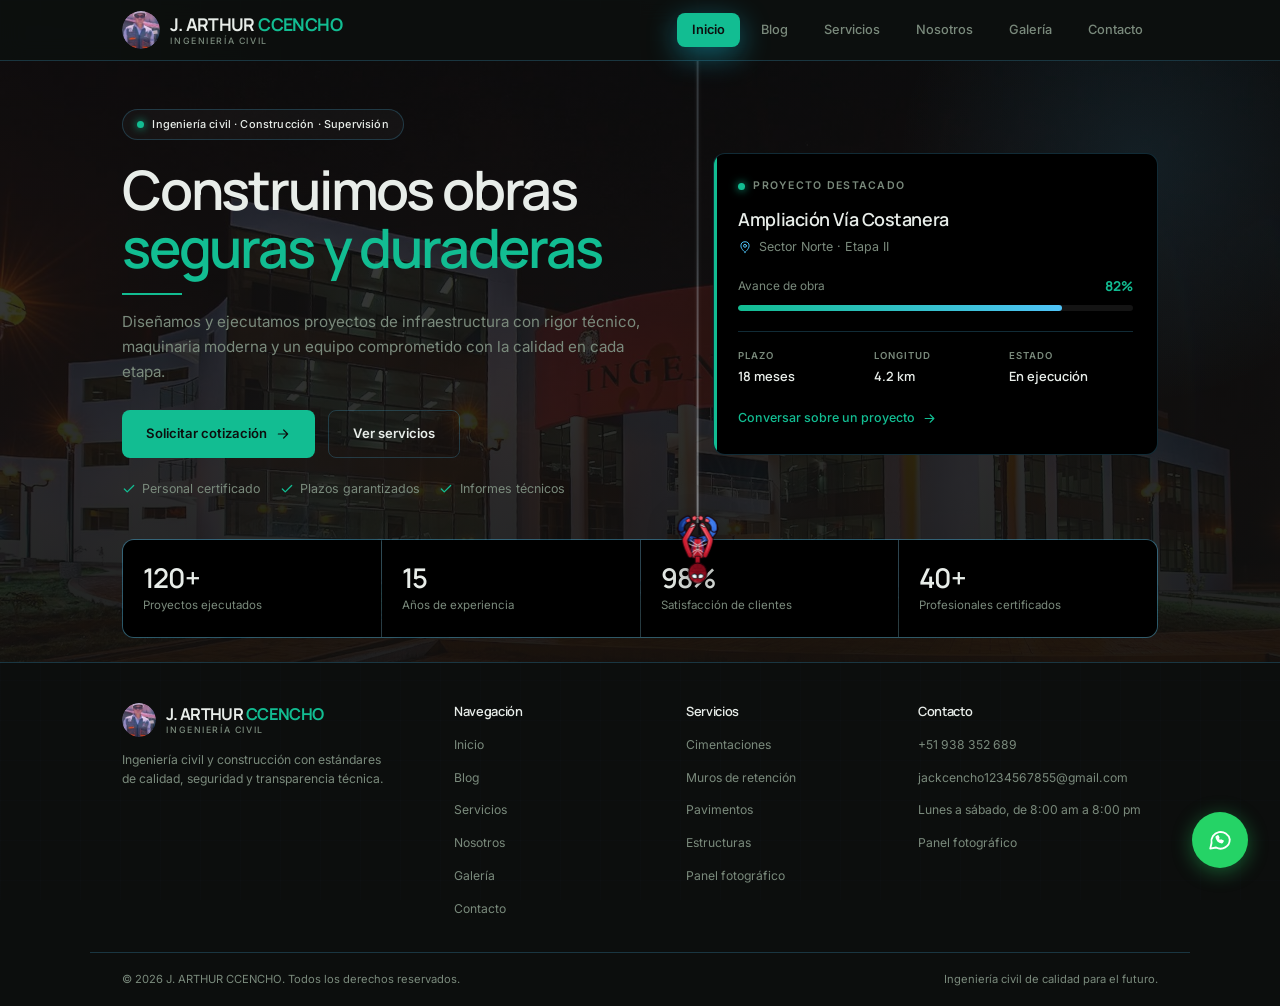
<file: index.html>
<!DOCTYPE html>
<html lang="es">
<head>
    <meta charset="UTF-8">
    <meta name="viewport" content="width=device-width, initial-scale=1.0">
    <meta name="description" content="J. ARTHUR CCENCHO: ingeniería civil, construcción y supervisión de obras con estándares de calidad, seguridad y cumplimiento.">
    <meta name="theme-color" content="#0d0f0e">
    <title>J. ARTHUR CCENCHO | Ingeniería Civil y Construcción</title>
    <link rel="preconnect" href="https://fonts.googleapis.com">
    <link rel="preconnect" href="https://fonts.gstatic.com" crossorigin>
    <link href="https://fonts.googleapis.com/css2?family=Inter:wght@400;500;600;700&family=Manrope:wght@600;700;800&display=swap" rel="stylesheet">
    <link rel="stylesheet" href="estilos.css">
    <link rel="stylesheet" href="mascota.css">
    <script>document.documentElement.classList.add("js");</script>
</head>
<body>
    <a class="salto-contenido" href="#contenido">Saltar al contenido</a>

    <svg class="sprite" xmlns="http://www.w3.org/2000/svg" aria-hidden="true">
        <symbol id="i-edificio" viewBox="0 0 24 24" fill="none" stroke="currentColor" stroke-width="1.7" stroke-linecap="round" stroke-linejoin="round">
            <path d="M3 21h18M5 21V7l7-4 7 4v14M9 21v-4h6v4M9 9h.01M15 9h.01M9 12h.01M15 12h.01M9 15h.01M15 15h.01"/>
        </symbol>
        <symbol id="i-flecha" viewBox="0 0 24 24" fill="none" stroke="currentColor" stroke-width="1.8" stroke-linecap="round" stroke-linejoin="round">
            <path d="M5 12h14M13 6l6 6-6 6"/>
        </symbol>
        <symbol id="i-check" viewBox="0 0 24 24" fill="none" stroke="currentColor" stroke-width="2.2" stroke-linecap="round" stroke-linejoin="round">
            <path d="m4 12 5 5L20 6"/>
        </symbol>
        <symbol id="i-capas" viewBox="0 0 24 24" fill="none" stroke="currentColor" stroke-width="1.7" stroke-linecap="round" stroke-linejoin="round">
            <path d="m12 3 9 5-9 5-9-5 9-5Z"/><path d="m3 12 9 5 9-5"/><path d="m3 16 9 5 9-5"/>
        </symbol>
        <symbol id="i-muro" viewBox="0 0 24 24" fill="none" stroke="currentColor" stroke-width="1.7" stroke-linecap="round" stroke-linejoin="round">
            <path d="M3 6h18M3 12h18M3 18h18M9 6v6M15 12v6M6 3v3M12 9v3M18 3v3M18 15v3M6 15v3"/>
        </symbol>
        <symbol id="i-via" viewBox="0 0 24 24" fill="none" stroke="currentColor" stroke-width="1.7" stroke-linecap="round" stroke-linejoin="round">
            <path d="M4 21 9 3M20 21 15 3M9.5 7h5M9 11h6M8.5 15h7M8 19h8"/>
        </symbol>
        <symbol id="i-estructura" viewBox="0 0 24 24" fill="none" stroke="currentColor" stroke-width="1.7" stroke-linecap="round" stroke-linejoin="round">
            <path d="M3 21h18M6 21V9l6-5 6 5v12M9 21v-6h6v6M6 9h12M9 9v6M15 9v6"/>
        </symbol>
        <symbol id="i-escudo" viewBox="0 0 24 24" fill="none" stroke="currentColor" stroke-width="1.7" stroke-linecap="round" stroke-linejoin="round">
            <path d="M12 3 4.5 6v6c0 4.3 3.1 7.7 7.5 9 4.4-1.3 7.5-4.7 7.5-9V6L12 3Z"/><path d="m9 12 2 2 4-4"/>
        </symbol>
        <symbol id="i-precision" viewBox="0 0 24 24" fill="none" stroke="currentColor" stroke-width="1.7" stroke-linecap="round" stroke-linejoin="round">
            <circle cx="12" cy="12" r="8"/><circle cx="12" cy="12" r="3"/><path d="M12 2v3M12 19v3M2 12h3M19 12h3"/>
        </symbol>
        <symbol id="i-reloj" viewBox="0 0 24 24" fill="none" stroke="currentColor" stroke-width="1.7" stroke-linecap="round" stroke-linejoin="round">
            <circle cx="12" cy="12" r="9"/><path d="M12 7v5l3 2"/>
        </symbol>
        <symbol id="i-idea" viewBox="0 0 24 24" fill="none" stroke="currentColor" stroke-width="1.7" stroke-linecap="round" stroke-linejoin="round">
            <path d="M9 18h6M10 21h4M12 3a6 6 0 0 0-4 10.5c.6.6 1 1.5 1 2.5h6c0-1 .4-1.9 1-2.5A6 6 0 0 0 12 3Z"/>
        </symbol>
        <symbol id="i-telefono" viewBox="0 0 24 24" fill="none" stroke="currentColor" stroke-width="1.7" stroke-linecap="round" stroke-linejoin="round">
            <path d="M6.5 3h3l1.5 4.5-2 1.5a13 13 0 0 0 6 6l1.5-2L21 14.5v3a2.5 2.5 0 0 1-2.7 2.5A17 17 0 0 1 4 5.7 2.5 2.5 0 0 1 6.5 3Z"/>
        </symbol>
        <symbol id="i-correo" viewBox="0 0 24 24" fill="none" stroke="currentColor" stroke-width="1.7" stroke-linecap="round" stroke-linejoin="round">
            <rect x="3" y="5" width="18" height="14" rx="2"/><path d="m3 7 9 6 9-6"/>
        </symbol>
        <symbol id="i-ubicacion" viewBox="0 0 24 24" fill="none" stroke="currentColor" stroke-width="1.7" stroke-linecap="round" stroke-linejoin="round">
            <path d="M12 21s7-5.4 7-11a7 7 0 1 0-14 0c0 5.6 7 11 7 11Z"/><circle cx="12" cy="10" r="2.5"/>
        </symbol>
        <symbol id="i-whatsapp" viewBox="0 0 24 24" fill="none" stroke="currentColor" stroke-width="1.7" stroke-linecap="round" stroke-linejoin="round">
            <path d="M21 11.5a8.5 8.5 0 0 1-12.6 7.4L3 20l1.2-5.2A8.5 8.5 0 1 1 21 11.5Z"/><path d="M8.6 9.2c.4 2.7 2.5 4.8 5.2 5.2l.9-1.4-1.7-.8-.8.8a6 6 0 0 1-2.2-2.2l.8-.8-.8-1.7-1.4.9Z"/>
        </symbol>
        <symbol id="i-arriba" viewBox="0 0 24 24" fill="none" stroke="currentColor" stroke-width="1.9" stroke-linecap="round" stroke-linejoin="round">
            <path d="m6 15 6-6 6 6"/>
        </symbol>
    </svg>

    <header class="header" id="header">
        <div class="contenedor header-contenido">
            <a href="index.html" class="marca" aria-label="J. ARTHUR CCENCHO, inicio">
                <span class="marca-icono"><img src="perfil-jarthur.jpg" alt="J. Arthur Ccencho" width="24" height="24"></span>
                <span class="marca-texto"><span class="marca-nombre">J. ARTHUR <span class="acento">CCENCHO</span></span><small>Ingeniería civil</small></span>
            </a>
            <nav class="nav" id="nav" aria-label="Navegación principal">
                <a href="index.html" class="activo">Inicio</a>
                <a href="blog.html">Blog</a>
                <a href="servicios.html">Servicios</a>
                <a href="nosotros.html">Nosotros</a>
                <a href="galeria.html">Galería</a>
                <a href="contacto.html">Contacto</a>
            </nav>
            <button class="menu-toggle" id="menu-toggle" type="button" aria-label="Abrir menú" aria-expanded="false" aria-controls="nav">
                <span></span><span></span><span></span>
            </button>
        </div>
    </header>

    <main id="contenido">
        <section class="hero" id="inicio">
            <div class="contenedor hero-grid">
                <div class="hero-texto revelar">
                    <span class="etiqueta">Ingeniería civil · Construcción · Supervisión</span>
                    <h1>Construimos obras <span class="resaltado">seguras y duraderas</span></h1>
                    <p>Diseñamos y ejecutamos proyectos de infraestructura con rigor técnico, maquinaria moderna y un equipo comprometido con la calidad en cada etapa.</p>
                    <div class="hero-acciones">
                        <a href="contacto.html" class="boton">Solicitar cotización <svg aria-hidden="true"><use href="#i-flecha"></use></svg></a>
                        <a href="servicios.html" class="boton boton-fantasma">Ver servicios</a>
                    </div>
                    <ul class="hero-beneficios">
                        <li><svg aria-hidden="true"><use href="#i-check"></use></svg> Personal certificado</li>
                        <li><svg aria-hidden="true"><use href="#i-check"></use></svg> Plazos garantizados</li>
                        <li><svg aria-hidden="true"><use href="#i-check"></use></svg> Informes técnicos</li>
                    </ul>
                </div>

                <aside class="hero-panel revelar" style="--delay:140ms" aria-label="Proyecto destacado">
                    <div class="panel-cabecera"><span class="punto"></span> Proyecto destacado</div>
                    <h2>Ampliación Vía Costanera</h2>
                    <p class="panel-ubicacion"><svg aria-hidden="true"><use href="#i-ubicacion"></use></svg> Sector Norte · Etapa II</p>
                    <div class="panel-avance">
                        <div class="avance-texto"><span>Avance de obra</span><strong>82%</strong></div>
                        <div class="barra" role="progressbar" aria-valuenow="82" aria-valuemin="0" aria-valuemax="100" aria-label="Avance de obra"><span></span></div>
                    </div>
                    <dl class="panel-datos">
                        <div><dt>Plazo</dt><dd>18 meses</dd></div>
                        <div><dt>Longitud</dt><dd>4.2 km</dd></div>
                        <div><dt>Estado</dt><dd>En ejecución</dd></div>
                    </dl>
                    <a href="contacto.html" class="panel-enlace">Conversar sobre un proyecto <svg aria-hidden="true"><use href="#i-flecha"></use></svg></a>
                </aside>
            </div>

            <div class="contenedor">
                <div class="estadisticas revelar">
                    <div class="dato"><strong><span data-contador="120">120</span>+</strong><span>Proyectos ejecutados</span></div>
                    <div class="dato"><strong><span data-contador="15">15</span></strong><span>Años de experiencia</span></div>
                    <div class="dato"><strong><span data-contador="98">98</span>%</strong><span>Satisfacción de clientes</span></div>
                    <div class="dato"><strong><span data-contador="40">40</span>+</strong><span>Profesionales certificados</span></div>
                </div>
            </div>
        </section>
    </main>

    <footer class="footer">
        <div class="contenedor footer-grid">
            <div class="footer-marca">
                <a href="index.html" class="marca" aria-label="J. ARTHUR CCENCHO, inicio">
                    <span class="marca-icono"><img src="perfil-jarthur.jpg" alt="J. Arthur Ccencho" width="24" height="24"></span>
                    <span class="marca-texto"><span class="marca-nombre">J. ARTHUR <span class="acento">CCENCHO</span></span><small>Ingeniería civil</small></span>
                </a>
                <p>Ingeniería civil y construcción con estándares de calidad, seguridad y transparencia técnica.</p>
            </div>
            <div>
                <h4>Navegación</h4>
                <ul>
                    <li><a href="index.html">Inicio</a></li>
                    <li><a href="blog.html">Blog</a></li>
                    <li><a href="servicios.html">Servicios</a></li>
                    <li><a href="nosotros.html">Nosotros</a></li>
                    <li><a href="galeria.html">Galería</a></li>
                    <li><a href="contacto.html">Contacto</a></li>
                </ul>
            </div>
            <div>
                <h4>Servicios</h4>
                <ul>
                    <li><a href="servicios.html">Cimentaciones</a></li>
                    <li><a href="servicios.html">Muros de retención</a></li>
                    <li><a href="servicios.html">Pavimentos</a></li>
                    <li><a href="servicios.html">Estructuras</a></li>
                    <li><a href="panel-fotos.html">Panel fotográfico</a></li>
                </ul>
            </div>
            <div>
                <h4>Contacto</h4>
                <ul>
                    <li><a href="tel:+51938352689">+51 938 352 689</a></li>
                    <li><a href="mailto:jackcencho1234567855@gmail.com">jackcencho1234567855@gmail.com</a></li>
                    <li><span>Lunes a sábado, de 8:00 am a 8:00 pm</span></li>
                    <li><a href="panel-fotos.html">Panel fotográfico</a></li>
                </ul>
            </div>
        </div>
        <div class="contenedor footer-bajo">
            <p>&copy; <span id="ano"></span> J. ARTHUR CCENCHO. Todos los derechos reservados.</p>
            <p>Ingeniería civil de calidad para el futuro.</p>
        </div>
    </footer>

    <a class="whatsapp" href="contacto.html" aria-label="Ir a la página de contacto">
        <svg aria-hidden="true"><use href="#i-whatsapp"></use></svg>
    </a>
    <button class="arriba" id="arriba" type="button" aria-label="Volver arriba">
        <svg aria-hidden="true"><use href="#i-arriba"></use></svg>
    </button>

    <script src="script.js"></script>
    <script src="mascota-spider.js"></script>
</body>
</html>
</file>
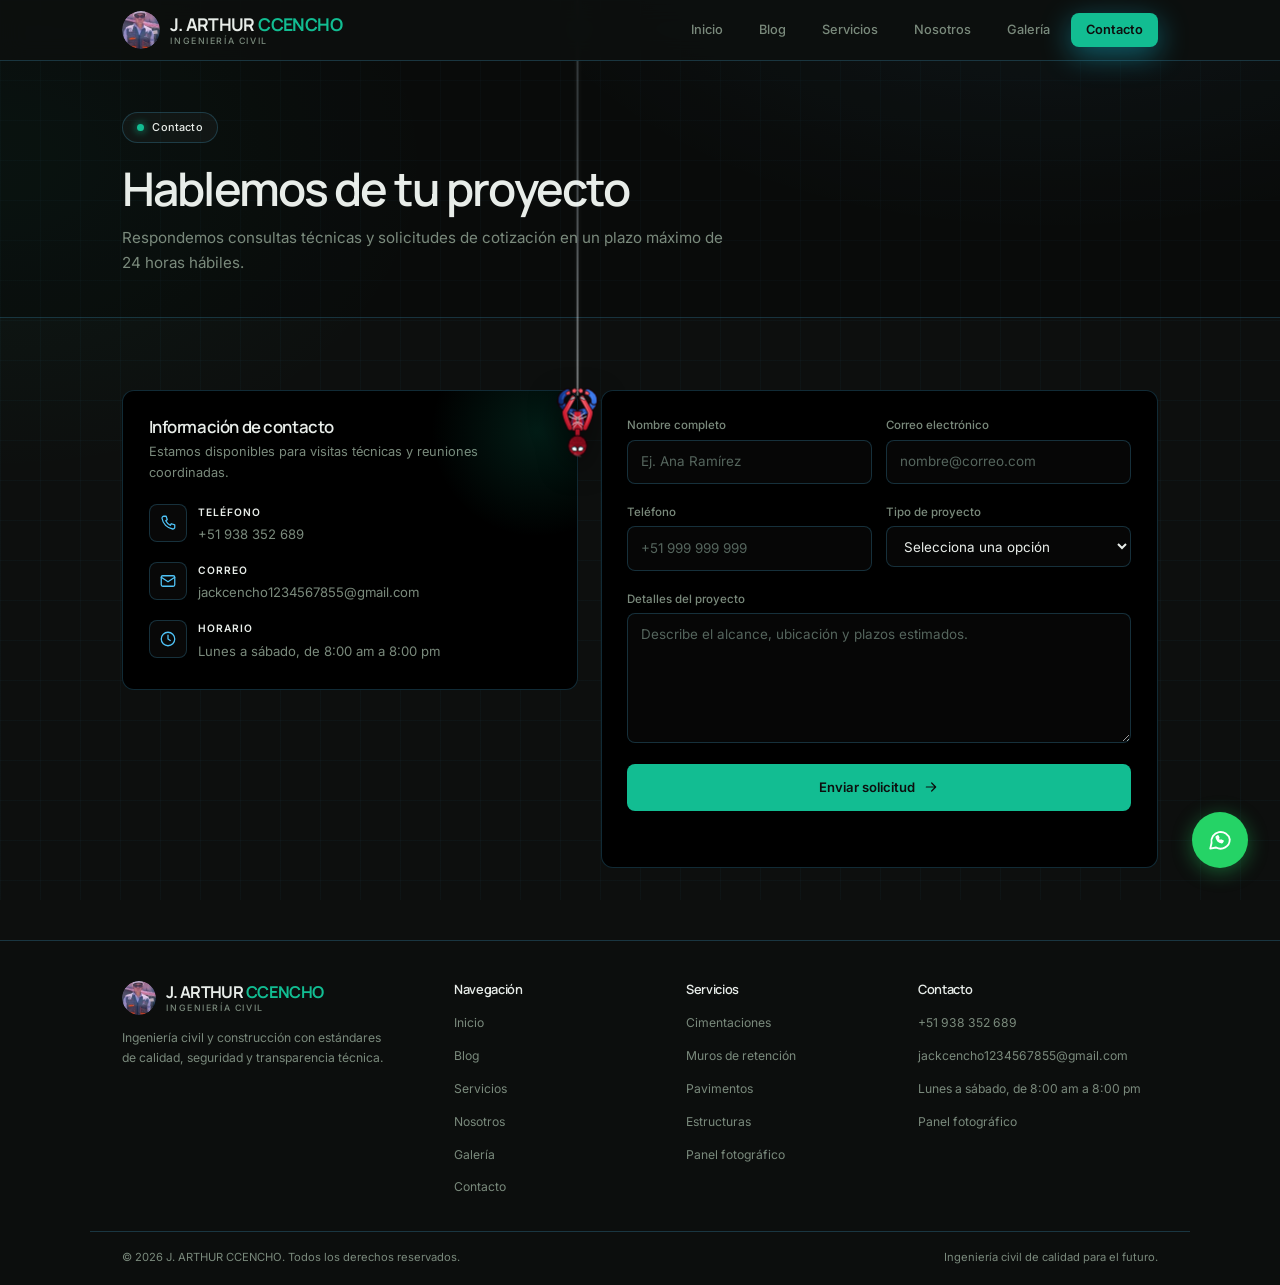
<file: contacto.html>
<!DOCTYPE html>
<html lang="es">
<head>
    <meta charset="UTF-8">
    <meta name="viewport" content="width=device-width, initial-scale=1.0">
    <meta name="description" content="Contacta a J. ARTHUR CCENCHO para consultas técnicas, visitas y cotizaciones de proyectos de ingeniería civil.">
    <meta name="theme-color" content="#0d0f0e">
    <title>Contacto | J. ARTHUR CCENCHO</title>
    <link rel="preconnect" href="https://fonts.googleapis.com">
    <link rel="preconnect" href="https://fonts.gstatic.com" crossorigin>
    <link href="https://fonts.googleapis.com/css2?family=Inter:wght@400;500;600;700&family=Manrope:wght@600;700;800&display=swap" rel="stylesheet">
    <link rel="stylesheet" href="estilos.css">
    <link rel="stylesheet" href="mascota.css">
    <script>document.documentElement.classList.add("js");</script>
</head>
<body>
    <a class="salto-contenido" href="#contenido">Saltar al contenido</a>

    <svg class="sprite" xmlns="http://www.w3.org/2000/svg" aria-hidden="true">
        <symbol id="i-edificio" viewBox="0 0 24 24" fill="none" stroke="currentColor" stroke-width="1.7" stroke-linecap="round" stroke-linejoin="round">
            <path d="M3 21h18M5 21V7l7-4 7 4v14M9 21v-4h6v4M9 9h.01M15 9h.01M9 12h.01M15 12h.01M9 15h.01M15 15h.01"/>
        </symbol>
        <symbol id="i-flecha" viewBox="0 0 24 24" fill="none" stroke="currentColor" stroke-width="1.8" stroke-linecap="round" stroke-linejoin="round">
            <path d="M5 12h14M13 6l6 6-6 6"/>
        </symbol>
        <symbol id="i-check" viewBox="0 0 24 24" fill="none" stroke="currentColor" stroke-width="2.2" stroke-linecap="round" stroke-linejoin="round">
            <path d="m4 12 5 5L20 6"/>
        </symbol>
        <symbol id="i-capas" viewBox="0 0 24 24" fill="none" stroke="currentColor" stroke-width="1.7" stroke-linecap="round" stroke-linejoin="round">
            <path d="m12 3 9 5-9 5-9-5 9-5Z"/><path d="m3 12 9 5 9-5"/><path d="m3 16 9 5 9-5"/>
        </symbol>
        <symbol id="i-muro" viewBox="0 0 24 24" fill="none" stroke="currentColor" stroke-width="1.7" stroke-linecap="round" stroke-linejoin="round">
            <path d="M3 6h18M3 12h18M3 18h18M9 6v6M15 12v6M6 3v3M12 9v3M18 3v3M18 15v3M6 15v3"/>
        </symbol>
        <symbol id="i-via" viewBox="0 0 24 24" fill="none" stroke="currentColor" stroke-width="1.7" stroke-linecap="round" stroke-linejoin="round">
            <path d="M4 21 9 3M20 21 15 3M9.5 7h5M9 11h6M8.5 15h7M8 19h8"/>
        </symbol>
        <symbol id="i-estructura" viewBox="0 0 24 24" fill="none" stroke="currentColor" stroke-width="1.7" stroke-linecap="round" stroke-linejoin="round">
            <path d="M3 21h18M6 21V9l6-5 6 5v12M9 21v-6h6v6M6 9h12M9 9v6M15 9v6"/>
        </symbol>
        <symbol id="i-escudo" viewBox="0 0 24 24" fill="none" stroke="currentColor" stroke-width="1.7" stroke-linecap="round" stroke-linejoin="round">
            <path d="M12 3 4.5 6v6c0 4.3 3.1 7.7 7.5 9 4.4-1.3 7.5-4.7 7.5-9V6L12 3Z"/><path d="m9 12 2 2 4-4"/>
        </symbol>
        <symbol id="i-precision" viewBox="0 0 24 24" fill="none" stroke="currentColor" stroke-width="1.7" stroke-linecap="round" stroke-linejoin="round">
            <circle cx="12" cy="12" r="8"/><circle cx="12" cy="12" r="3"/><path d="M12 2v3M12 19v3M2 12h3M19 12h3"/>
        </symbol>
        <symbol id="i-reloj" viewBox="0 0 24 24" fill="none" stroke="currentColor" stroke-width="1.7" stroke-linecap="round" stroke-linejoin="round">
            <circle cx="12" cy="12" r="9"/><path d="M12 7v5l3 2"/>
        </symbol>
        <symbol id="i-idea" viewBox="0 0 24 24" fill="none" stroke="currentColor" stroke-width="1.7" stroke-linecap="round" stroke-linejoin="round">
            <path d="M9 18h6M10 21h4M12 3a6 6 0 0 0-4 10.5c.6.6 1 1.5 1 2.5h6c0-1 .4-1.9 1-2.5A6 6 0 0 0 12 3Z"/>
        </symbol>
        <symbol id="i-telefono" viewBox="0 0 24 24" fill="none" stroke="currentColor" stroke-width="1.7" stroke-linecap="round" stroke-linejoin="round">
            <path d="M6.5 3h3l1.5 4.5-2 1.5a13 13 0 0 0 6 6l1.5-2L21 14.5v3a2.5 2.5 0 0 1-2.7 2.5A17 17 0 0 1 4 5.7 2.5 2.5 0 0 1 6.5 3Z"/>
        </symbol>
        <symbol id="i-correo" viewBox="0 0 24 24" fill="none" stroke="currentColor" stroke-width="1.7" stroke-linecap="round" stroke-linejoin="round">
            <rect x="3" y="5" width="18" height="14" rx="2"/><path d="m3 7 9 6 9-6"/>
        </symbol>
        <symbol id="i-ubicacion" viewBox="0 0 24 24" fill="none" stroke="currentColor" stroke-width="1.7" stroke-linecap="round" stroke-linejoin="round">
            <path d="M12 21s7-5.4 7-11a7 7 0 1 0-14 0c0 5.6 7 11 7 11Z"/><circle cx="12" cy="10" r="2.5"/>
        </symbol>
        <symbol id="i-whatsapp" viewBox="0 0 24 24" fill="none" stroke="currentColor" stroke-width="1.7" stroke-linecap="round" stroke-linejoin="round">
            <path d="M21 11.5a8.5 8.5 0 0 1-12.6 7.4L3 20l1.2-5.2A8.5 8.5 0 1 1 21 11.5Z"/><path d="M8.6 9.2c.4 2.7 2.5 4.8 5.2 5.2l.9-1.4-1.7-.8-.8.8a6 6 0 0 1-2.2-2.2l.8-.8-.8-1.7-1.4.9Z"/>
        </symbol>
        <symbol id="i-arriba" viewBox="0 0 24 24" fill="none" stroke="currentColor" stroke-width="1.9" stroke-linecap="round" stroke-linejoin="round">
            <path d="m6 15 6-6 6 6"/>
        </symbol>
    </svg>

    <header class="header" id="header">
        <div class="contenedor header-contenido">
            <a href="index.html" class="marca" aria-label="J. ARTHUR CCENCHO, inicio">
                <span class="marca-icono"><img src="perfil-jarthur.jpg" alt="J. Arthur Ccencho" width="24" height="24"></span>
                <span class="marca-texto"><span class="marca-nombre">J. ARTHUR <span class="acento">CCENCHO</span></span><small>Ingeniería civil</small></span>
            </a>
            <nav class="nav" id="nav" aria-label="Navegación principal">
                <a href="index.html">Inicio</a>
                <a href="blog.html">Blog</a>
                <a href="servicios.html">Servicios</a>
                <a href="nosotros.html">Nosotros</a>
                <a href="galeria.html">Galería</a>
                <a href="contacto.html" class="activo">Contacto</a>
            </nav>
            <button class="menu-toggle" id="menu-toggle" type="button" aria-label="Abrir menú" aria-expanded="false" aria-controls="nav">
                <span></span><span></span><span></span>
            </button>
        </div>
    </header>

    <main id="contenido">
        <section class="pagina-hero">
            <div class="contenedor">
                <span class="etiqueta">Contacto</span>
                <h1>Hablemos de tu proyecto</h1>
                <p>Respondemos consultas técnicas y solicitudes de cotización en un plazo máximo de 24 horas hábiles.</p>
            </div>
        </section>

        <section class="seccion">
            <div class="contenedor">
                <div class="contacto-grid">
                    <aside class="contacto-info revelar">
                        <h3>Información de contacto</h3>
                        <p>Estamos disponibles para visitas técnicas y reuniones coordinadas.</p>
                        <ul class="contacto-lista">
                            <li>
                                <span class="icono"><svg aria-hidden="true"><use href="#i-telefono"></use></svg></span>
                                <div><strong>Teléfono</strong><a href="tel:+51938352689">+51 938 352 689</a></div>
                            </li>
                            <li>
                                <span class="icono"><svg aria-hidden="true"><use href="#i-correo"></use></svg></span>
                                <div><strong>Correo</strong><a href="mailto:jackcencho1234567855@gmail.com">jackcencho1234567855@gmail.com</a></div>
                            </li>
                            <li>
                                <span class="icono"><svg aria-hidden="true"><use href="#i-reloj"></use></svg></span>
                                <div><strong>Horario</strong><span>Lunes a sábado, de 8:00 am a 8:00 pm</span></div>
                            </li>
                        </ul>
                    </aside>

                    <form class="formulario revelar" id="formulario" style="--delay:120ms" novalidate>
                        <div class="campos">
                            <div class="campo">
                                <label for="nombre">Nombre completo</label>
                                <input type="text" id="nombre" name="nombre" autocomplete="name" placeholder="Ej. Ana Ramírez" required>
                                <span class="error" data-error-for="nombre"></span>
                            </div>
                            <div class="campo">
                                <label for="correo">Correo electrónico</label>
                                <input type="email" id="correo" name="correo" autocomplete="email" placeholder="nombre@correo.com" required>
                                <span class="error" data-error-for="correo"></span>
                            </div>
                            <div class="campo">
                                <label for="telefono">Teléfono</label>
                                <input type="tel" id="telefono" name="telefono" autocomplete="tel" placeholder="+51 999 999 999">
                                <span class="error" data-error-for="telefono"></span>
                            </div>
                            <div class="campo">
                                <label for="tipo">Tipo de proyecto</label>
                                <select id="tipo" name="tipo">
                                    <option value="">Selecciona una opción</option>
                                    <option value="vivienda">Vivienda</option>
                                    <option value="vial">Infraestructura vial</option>
                                    <option value="industrial">Estructuras industriales</option>
                                    <option value="contencion">Muros y contención</option>
                                    <option value="otro">Otro</option>
                                </select>
                            </div>
                            <div class="campo ancho">
                                <label for="mensaje">Detalles del proyecto</label>
                                <textarea id="mensaje" name="mensaje" rows="5" placeholder="Describe el alcance, ubicación y plazos estimados." required></textarea>
                                <span class="error" data-error-for="mensaje"></span>
                            </div>
                        </div>
                        <button type="submit" class="boton boton-bloque">Enviar solicitud <svg aria-hidden="true"><use href="#i-flecha"></use></svg></button>
                        <p class="form-estado" id="form-estado" role="status" aria-live="polite"></p>
                    </form>
                </div>
            </div>
        </section>
    </main>

    <footer class="footer">
        <div class="contenedor footer-grid">
            <div class="footer-marca">
                <a href="index.html" class="marca" aria-label="J. ARTHUR CCENCHO, inicio">
                    <span class="marca-icono"><img src="perfil-jarthur.jpg" alt="J. Arthur Ccencho" width="24" height="24"></span>
                    <span class="marca-texto"><span class="marca-nombre">J. ARTHUR <span class="acento">CCENCHO</span></span><small>Ingeniería civil</small></span>
                </a>
                <p>Ingeniería civil y construcción con estándares de calidad, seguridad y transparencia técnica.</p>
            </div>
            <div>
                <h4>Navegación</h4>
                <ul>
                    <li><a href="index.html">Inicio</a></li>
                    <li><a href="blog.html">Blog</a></li>
                    <li><a href="servicios.html">Servicios</a></li>
                    <li><a href="nosotros.html">Nosotros</a></li>
                    <li><a href="galeria.html">Galería</a></li>
                    <li><a href="contacto.html">Contacto</a></li>
                </ul>
            </div>
            <div>
                <h4>Servicios</h4>
                <ul>
                    <li><a href="servicios.html">Cimentaciones</a></li>
                    <li><a href="servicios.html">Muros de retención</a></li>
                    <li><a href="servicios.html">Pavimentos</a></li>
                    <li><a href="servicios.html">Estructuras</a></li>
                    <li><a href="panel-fotos.html">Panel fotográfico</a></li>
                </ul>
            </div>
            <div>
                <h4>Contacto</h4>
                <ul>
                    <li><a href="tel:+51938352689">+51 938 352 689</a></li>
                    <li><a href="mailto:jackcencho1234567855@gmail.com">jackcencho1234567855@gmail.com</a></li>
                    <li><span>Lunes a sábado, de 8:00 am a 8:00 pm</span></li>
                    <li><a href="panel-fotos.html">Panel fotográfico</a></li>
                </ul>
            </div>
        </div>
        <div class="contenedor footer-bajo">
            <p>&copy; <span id="ano"></span> J. ARTHUR CCENCHO. Todos los derechos reservados.</p>
            <p>Ingeniería civil de calidad para el futuro.</p>
        </div>
    </footer>

    <a class="whatsapp" href="contacto.html" aria-label="Ir a la página de contacto">
        <svg aria-hidden="true"><use href="#i-whatsapp"></use></svg>
    </a>
    <button class="arriba" id="arriba" type="button" aria-label="Volver arriba">
        <svg aria-hidden="true"><use href="#i-arriba"></use></svg>
    </button>

    <script src="script.js"></script>
    <script src="mascota-spider.js"></script>
</body>
</html>
</file>
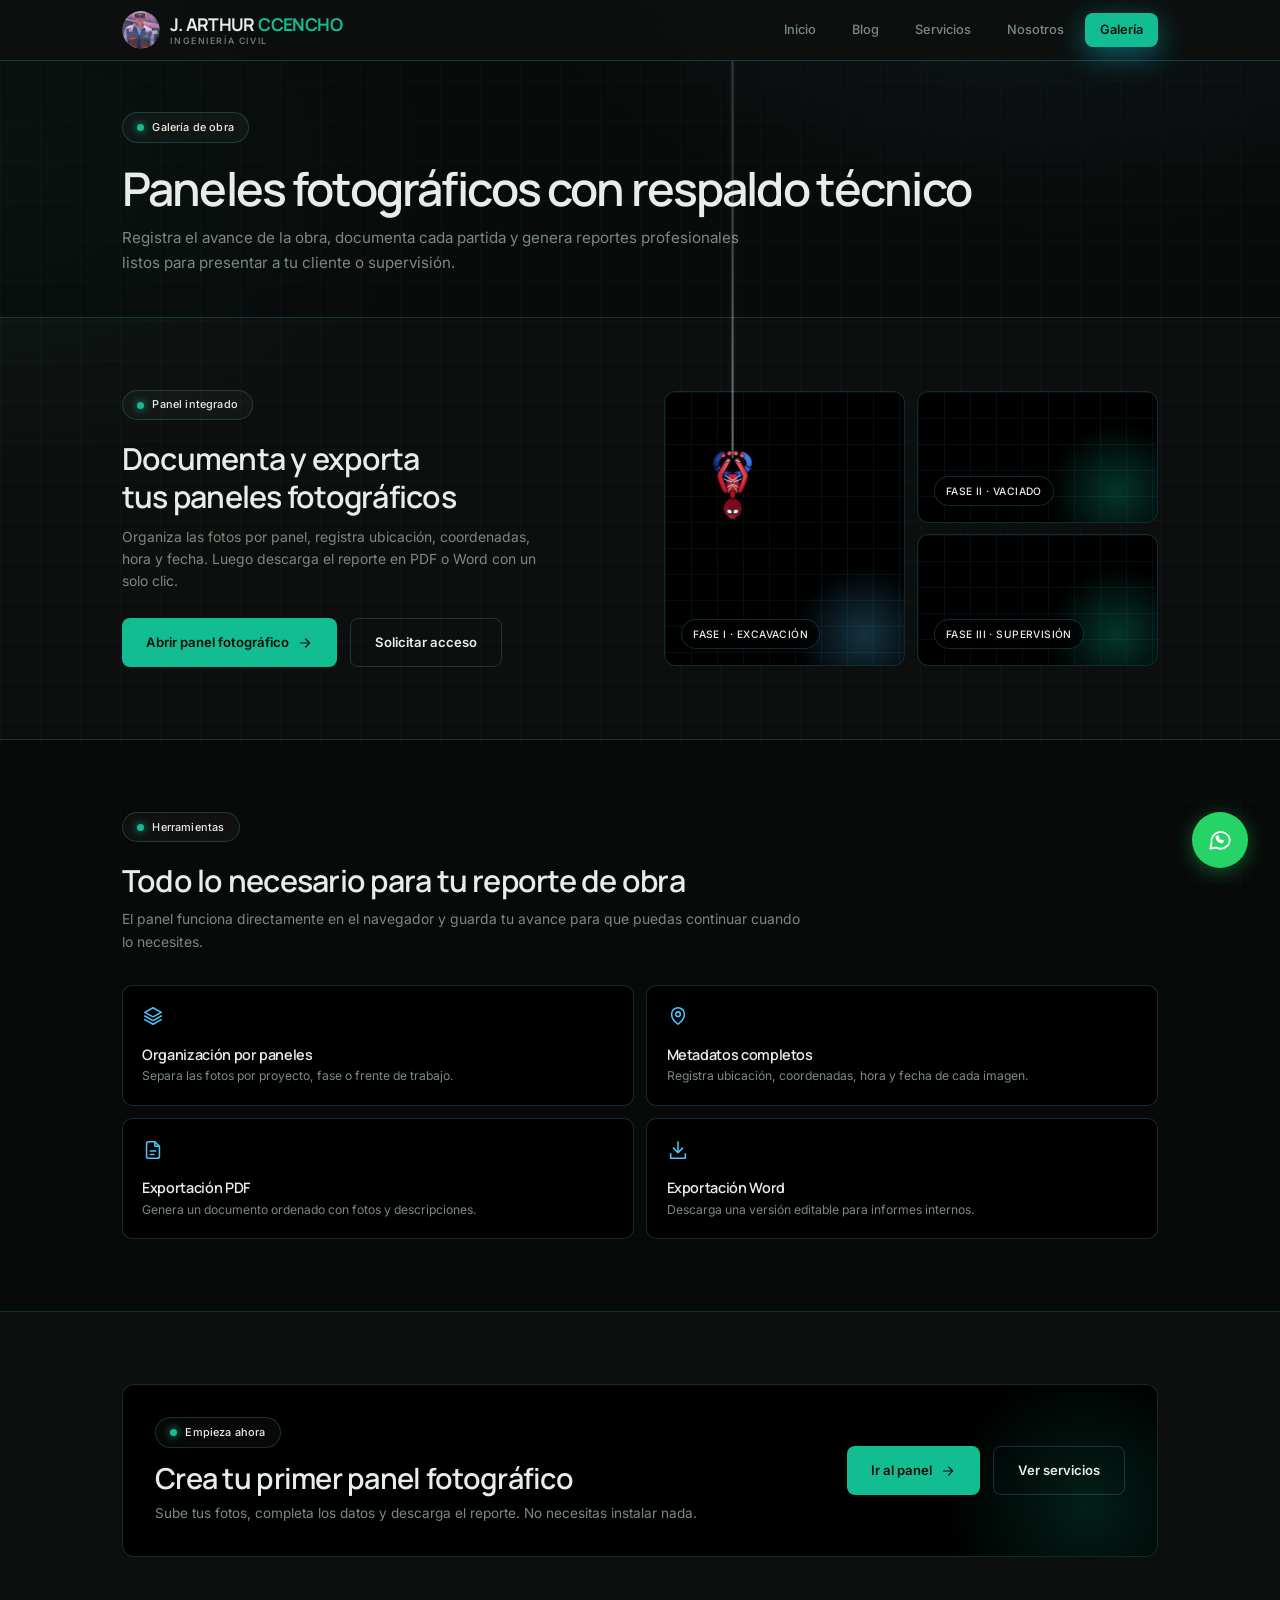
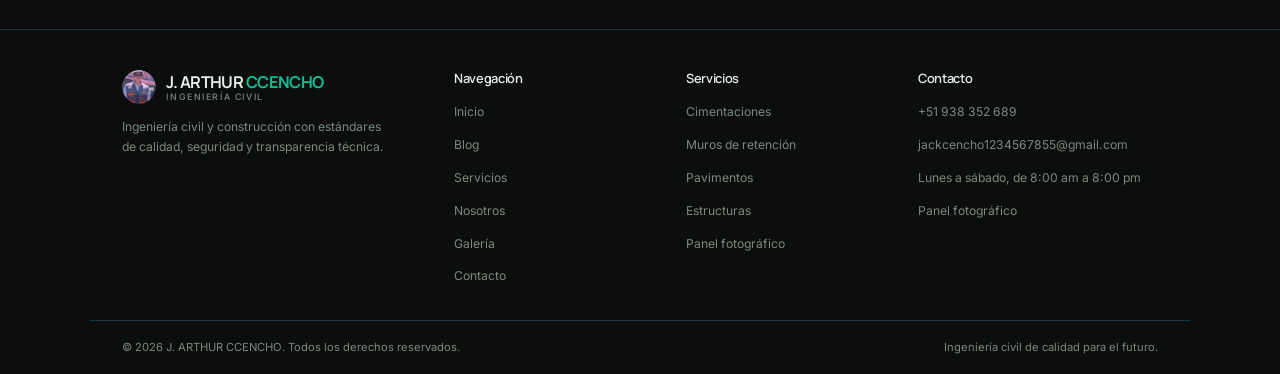
<file: galeria.html>
<!DOCTYPE html>
<html lang="es">
<head>
    <meta charset="UTF-8">
    <meta name="viewport" content="width=device-width, initial-scale=1.0">
    <meta name="description" content="Galería y paneles fotográficos de obra de J. ARTHUR CCENCHO. Organiza fotos, registra metadatos y exporta reportes en PDF o Word.">
    <meta name="theme-color" content="#0d0f0e">
    <title>Galería | J. ARTHUR CCENCHO</title>
    <link rel="preconnect" href="https://fonts.googleapis.com">
    <link rel="preconnect" href="https://fonts.gstatic.com" crossorigin>
    <link href="https://fonts.googleapis.com/css2?family=Inter:wght@400;500;600;700&family=Manrope:wght@600;700;800&display=swap" rel="stylesheet">
    <link rel="stylesheet" href="estilos.css">
    <link rel="stylesheet" href="mascota.css">
    <script>document.documentElement.classList.add("js");</script>
</head>
<body>
    <a class="salto-contenido" href="#contenido">Saltar al contenido</a>

    <svg class="sprite" xmlns="http://www.w3.org/2000/svg" aria-hidden="true">
        <symbol id="i-edificio" viewBox="0 0 24 24" fill="none" stroke="currentColor" stroke-width="1.7" stroke-linecap="round" stroke-linejoin="round">
            <path d="M3 21h18M5 21V7l7-4 7 4v14M9 21v-4h6v4M9 9h.01M15 9h.01M9 12h.01M15 12h.01M9 15h.01M15 15h.01"/>
        </symbol>
        <symbol id="i-flecha" viewBox="0 0 24 24" fill="none" stroke="currentColor" stroke-width="1.8" stroke-linecap="round" stroke-linejoin="round">
            <path d="M5 12h14M13 6l6 6-6 6"/>
        </symbol>
        <symbol id="i-check" viewBox="0 0 24 24" fill="none" stroke="currentColor" stroke-width="2.2" stroke-linecap="round" stroke-linejoin="round">
            <path d="m4 12 5 5L20 6"/>
        </symbol>
        <symbol id="i-capas" viewBox="0 0 24 24" fill="none" stroke="currentColor" stroke-width="1.7" stroke-linecap="round" stroke-linejoin="round">
            <path d="m12 3 9 5-9 5-9-5 9-5Z"/><path d="m3 12 9 5 9-5"/><path d="m3 16 9 5 9-5"/>
        </symbol>
        <symbol id="i-muro" viewBox="0 0 24 24" fill="none" stroke="currentColor" stroke-width="1.7" stroke-linecap="round" stroke-linejoin="round">
            <path d="M3 6h18M3 12h18M3 18h18M9 6v6M15 12v6M6 3v3M12 9v3M18 3v3M18 15v3M6 15v3"/>
        </symbol>
        <symbol id="i-via" viewBox="0 0 24 24" fill="none" stroke="currentColor" stroke-width="1.7" stroke-linecap="round" stroke-linejoin="round">
            <path d="M4 21 9 3M20 21 15 3M9.5 7h5M9 11h6M8.5 15h7M8 19h8"/>
        </symbol>
        <symbol id="i-estructura" viewBox="0 0 24 24" fill="none" stroke="currentColor" stroke-width="1.7" stroke-linecap="round" stroke-linejoin="round">
            <path d="M3 21h18M6 21V9l6-5 6 5v12M9 21v-6h6v6M6 9h12M9 9v6M15 9v6"/>
        </symbol>
        <symbol id="i-escudo" viewBox="0 0 24 24" fill="none" stroke="currentColor" stroke-width="1.7" stroke-linecap="round" stroke-linejoin="round">
            <path d="M12 3 4.5 6v6c0 4.3 3.1 7.7 7.5 9 4.4-1.3 7.5-4.7 7.5-9V6L12 3Z"/><path d="m9 12 2 2 4-4"/>
        </symbol>
        <symbol id="i-precision" viewBox="0 0 24 24" fill="none" stroke="currentColor" stroke-width="1.7" stroke-linecap="round" stroke-linejoin="round">
            <circle cx="12" cy="12" r="8"/><circle cx="12" cy="12" r="3"/><path d="M12 2v3M12 19v3M2 12h3M19 12h3"/>
        </symbol>
        <symbol id="i-reloj" viewBox="0 0 24 24" fill="none" stroke="currentColor" stroke-width="1.7" stroke-linecap="round" stroke-linejoin="round">
            <circle cx="12" cy="12" r="9"/><path d="M12 7v5l3 2"/>
        </symbol>
        <symbol id="i-idea" viewBox="0 0 24 24" fill="none" stroke="currentColor" stroke-width="1.7" stroke-linecap="round" stroke-linejoin="round">
            <path d="M9 18h6M10 21h4M12 3a6 6 0 0 0-4 10.5c.6.6 1 1.5 1 2.5h6c0-1 .4-1.9 1-2.5A6 6 0 0 0 12 3Z"/>
        </symbol>
        <symbol id="i-telefono" viewBox="0 0 24 24" fill="none" stroke="currentColor" stroke-width="1.7" stroke-linecap="round" stroke-linejoin="round">
            <path d="M6.5 3h3l1.5 4.5-2 1.5a13 13 0 0 0 6 6l1.5-2L21 14.5v3a2.5 2.5 0 0 1-2.7 2.5A17 17 0 0 1 4 5.7 2.5 2.5 0 0 1 6.5 3Z"/>
        </symbol>
        <symbol id="i-correo" viewBox="0 0 24 24" fill="none" stroke="currentColor" stroke-width="1.7" stroke-linecap="round" stroke-linejoin="round">
            <rect x="3" y="5" width="18" height="14" rx="2"/><path d="m3 7 9 6 9-6"/>
        </symbol>
        <symbol id="i-ubicacion" viewBox="0 0 24 24" fill="none" stroke="currentColor" stroke-width="1.7" stroke-linecap="round" stroke-linejoin="round">
            <path d="M12 21s7-5.4 7-11a7 7 0 1 0-14 0c0 5.6 7 11 7 11Z"/><circle cx="12" cy="10" r="2.5"/>
        </symbol>
        <symbol id="i-documento" viewBox="0 0 24 24" fill="none" stroke="currentColor" stroke-width="1.7" stroke-linecap="round" stroke-linejoin="round">
            <path d="M14 3H7a2 2 0 0 0-2 2v14a2 2 0 0 0 2 2h10a2 2 0 0 0 2-2V8l-5-5Z"/><path d="M14 3v5h5M9 13h6M9 17h4"/>
        </symbol>
        <symbol id="i-descarga" viewBox="0 0 24 24" fill="none" stroke="currentColor" stroke-width="1.7" stroke-linecap="round" stroke-linejoin="round">
            <path d="M12 3v12m-5-5 5 5 5-5M4 16v5h16v-5"/>
        </symbol>
        <symbol id="i-whatsapp" viewBox="0 0 24 24" fill="none" stroke="currentColor" stroke-width="1.7" stroke-linecap="round" stroke-linejoin="round">
            <path d="M21 11.5a8.5 8.5 0 0 1-12.6 7.4L3 20l1.2-5.2A8.5 8.5 0 1 1 21 11.5Z"/><path d="M8.6 9.2c.4 2.7 2.5 4.8 5.2 5.2l.9-1.4-1.7-.8-.8.8a6 6 0 0 1-2.2-2.2l.8-.8-.8-1.7-1.4.9Z"/>
        </symbol>
        <symbol id="i-arriba" viewBox="0 0 24 24" fill="none" stroke="currentColor" stroke-width="1.9" stroke-linecap="round" stroke-linejoin="round">
            <path d="m6 15 6-6 6 6"/>
        </symbol>
    </svg>

    <header class="header" id="header">
        <div class="contenedor header-contenido">
            <a href="index.html" class="marca" aria-label="J. ARTHUR CCENCHO, inicio">
                <span class="marca-icono"><img src="perfil-jarthur.jpg" alt="J. Arthur Ccencho" width="24" height="24"></span>
                <span class="marca-texto"><span class="marca-nombre">J. ARTHUR <span class="acento">CCENCHO</span></span><small>Ingeniería civil</small></span>
            </a>
            <nav class="nav" id="nav" aria-label="Navegación principal">
                <a href="index.html">Inicio</a>
                <a href="blog.html">Blog</a>
                <a href="servicios.html">Servicios</a>
                <a href="nosotros.html">Nosotros</a>
                <a href="galeria.html" class="activo">Galería</a>

            </nav>
            <button class="menu-toggle" id="menu-toggle" type="button" aria-label="Abrir menú" aria-expanded="false" aria-controls="nav">
                <span></span><span></span><span></span>
            </button>
        </div>
    </header>

    <main id="contenido">
        <section class="pagina-hero">
            <div class="contenedor">
                <span class="etiqueta">Galería de obra</span>
                <h1>Paneles fotográficos con respaldo técnico</h1>
                <p>Registra el avance de la obra, documenta cada partida y genera reportes profesionales listos para presentar a tu cliente o supervisión.</p>
            </div>
        </section>

        <section class="seccion">
            <div class="contenedor galeria-grid">
                <div class="galeria-texto revelar">
                    <span class="etiqueta">Panel integrado</span>
                    <h2>Documenta y exporta tus paneles fotográficos</h2>
                    <p>Organiza las fotos por panel, registra ubicación, coordenadas, hora y fecha. Luego descarga el reporte en PDF o Word con un solo clic.</p>
                    <div class="acciones-seccion">
                        <a href="panel-fotos.html" class="boton">Abrir panel fotográfico <svg aria-hidden="true"><use href="#i-flecha"></use></svg></a>
                        <a href="contacto.html" class="boton boton-fantasma">Solicitar acceso</a>
                    </div>
                </div>
                <div class="galeria-mosaico revelar" style="--delay:140ms">
                    <div class="muestra grande"><span>Fase I · Excavación</span></div>
                    <div class="muestra"><span>Fase II · Vaciado</span></div>
                    <div class="muestra"><span>Fase III · Supervisión</span></div>
                </div>
            </div>
        </section>

        <section class="seccion seccion-nosotros">
            <div class="contenedor">
                <div class="seccion-cabecera revelar">
                    <span class="etiqueta">Herramientas</span>
                    <h2>Todo lo necesario para tu reporte de obra</h2>
                    <p>El panel funciona directamente en el navegador y guarda tu avance para que puedas continuar cuando lo necesites.</p>
                </div>
                <div class="valores">
                    <article class="valor revelar">
                        <svg aria-hidden="true"><use href="#i-capas"></use></svg>
                        <h3>Organización por paneles</h3>
                        <p>Separa las fotos por proyecto, fase o frente de trabajo.</p>
                    </article>
                    <article class="valor revelar" style="--delay:90ms">
                        <svg aria-hidden="true"><use href="#i-ubicacion"></use></svg>
                        <h3>Metadatos completos</h3>
                        <p>Registra ubicación, coordenadas, hora y fecha de cada imagen.</p>
                    </article>
                    <article class="valor revelar" style="--delay:180ms">
                        <svg aria-hidden="true"><use href="#i-documento"></use></svg>
                        <h3>Exportación PDF</h3>
                        <p>Genera un documento ordenado con fotos y descripciones.</p>
                    </article>
                    <article class="valor revelar" style="--delay:270ms">
                        <svg aria-hidden="true"><use href="#i-descarga"></use></svg>
                        <h3>Exportación Word</h3>
                        <p>Descarga una versión editable para informes internos.</p>
                    </article>
                </div>
            </div>
        </section>

        <section class="seccion">
            <div class="contenedor">
                <div class="cta-panel revelar">
                    <div class="cta-panel-texto">
                        <span class="etiqueta">Empieza ahora</span>
                        <h2>Crea tu primer panel fotográfico</h2>
                        <p>Sube tus fotos, completa los datos y descarga el reporte. No necesitas instalar nada.</p>
                    </div>
                    <div class="cta-panel-acciones">
                        <a href="panel-fotos.html" class="boton">Ir al panel <svg aria-hidden="true"><use href="#i-flecha"></use></svg></a>
                        <a href="servicios.html" class="boton boton-fantasma">Ver servicios</a>
                    </div>
                </div>
            </div>
        </section>
    </main>

    <footer class="footer">
        <div class="contenedor footer-grid">
            <div class="footer-marca">
                <a href="index.html" class="marca" aria-label="J. ARTHUR CCENCHO, inicio">
                    <span class="marca-icono"><img src="perfil-jarthur.jpg" alt="J. Arthur Ccencho" width="24" height="24"></span>
                    <span class="marca-texto"><span class="marca-nombre">J. ARTHUR <span class="acento">CCENCHO</span></span><small>Ingeniería civil</small></span>
                </a>
                <p>Ingeniería civil y construcción con estándares de calidad, seguridad y transparencia técnica.</p>
            </div>
            <div>
                <h4>Navegación</h4>
                <ul>
                    <li><a href="index.html">Inicio</a></li>
                    <li><a href="blog.html">Blog</a></li>
                    <li><a href="servicios.html">Servicios</a></li>
                    <li><a href="nosotros.html">Nosotros</a></li>
                    <li><a href="galeria.html">Galería</a></li>
                    <li><a href="contacto.html">Contacto</a></li>
                </ul>
            </div>
            <div>
                <h4>Servicios</h4>
                <ul>
                    <li><a href="servicios.html">Cimentaciones</a></li>
                    <li><a href="servicios.html">Muros de retención</a></li>
                    <li><a href="servicios.html">Pavimentos</a></li>
                    <li><a href="servicios.html">Estructuras</a></li>
                    <li><a href="panel-fotos.html">Panel fotográfico</a></li>
                </ul>
            </div>
            <div>
                <h4>Contacto</h4>
                <ul>
                    <li><a href="tel:+51938352689">+51 938 352 689</a></li>
                    <li><a href="mailto:jackcencho1234567855@gmail.com">jackcencho1234567855@gmail.com</a></li>
                    <li><span>Lunes a sábado, de 8:00 am a 8:00 pm</span></li>
                    <li><a href="panel-fotos.html">Panel fotográfico</a></li>
                </ul>
            </div>
        </div>
        <div class="contenedor footer-bajo">
            <p>&copy; <span id="ano"></span> J. ARTHUR CCENCHO. Todos los derechos reservados.</p>
            <p>Ingeniería civil de calidad para el futuro.</p>
        </div>
    </footer>

    <a class="whatsapp" href="contacto.html" aria-label="Ir a la página de contacto">
        <svg aria-hidden="true"><use href="#i-whatsapp"></use></svg>
    </a>
    <button class="arriba" id="arriba" type="button" aria-label="Volver arriba">
        <svg aria-hidden="true"><use href="#i-arriba"></use></svg>
    </button>

    <script src="script.js"></script>
    <script src="mascota-spider.js"></script>
</body>
</html>
</file>
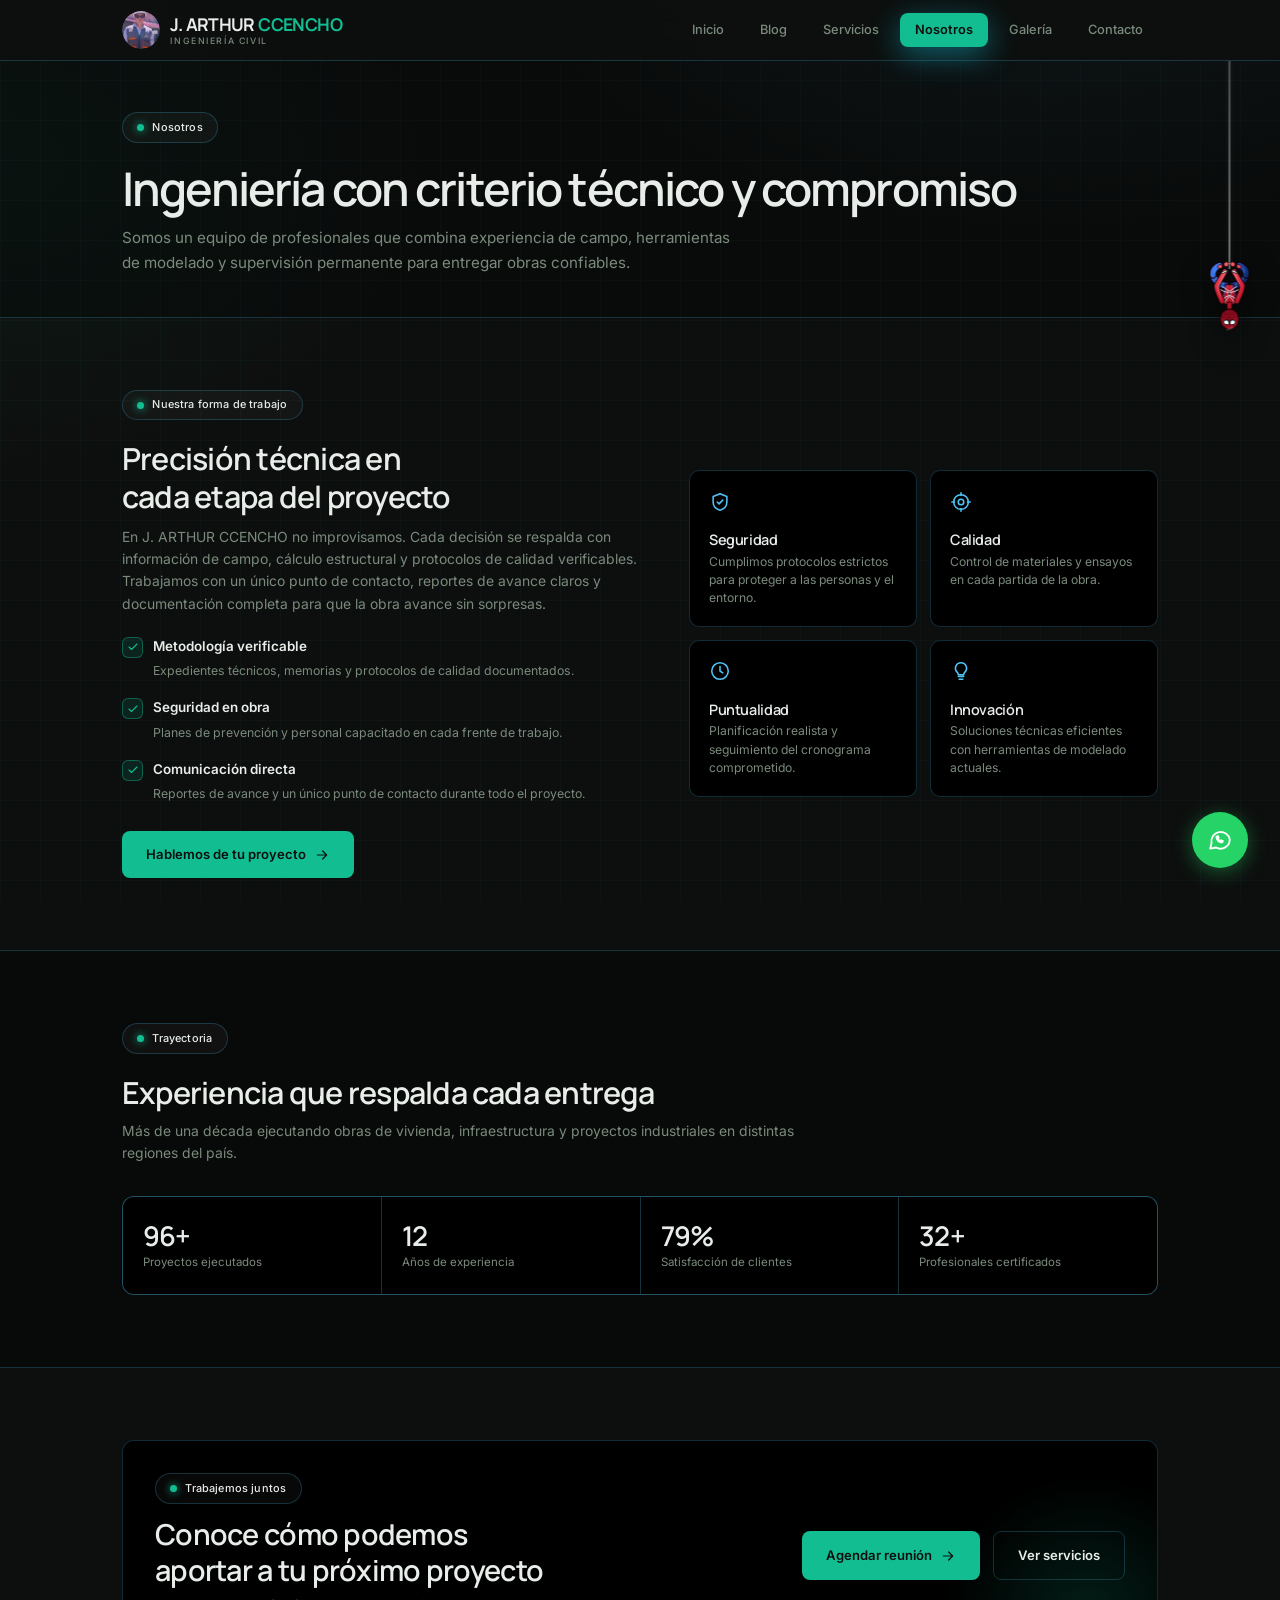
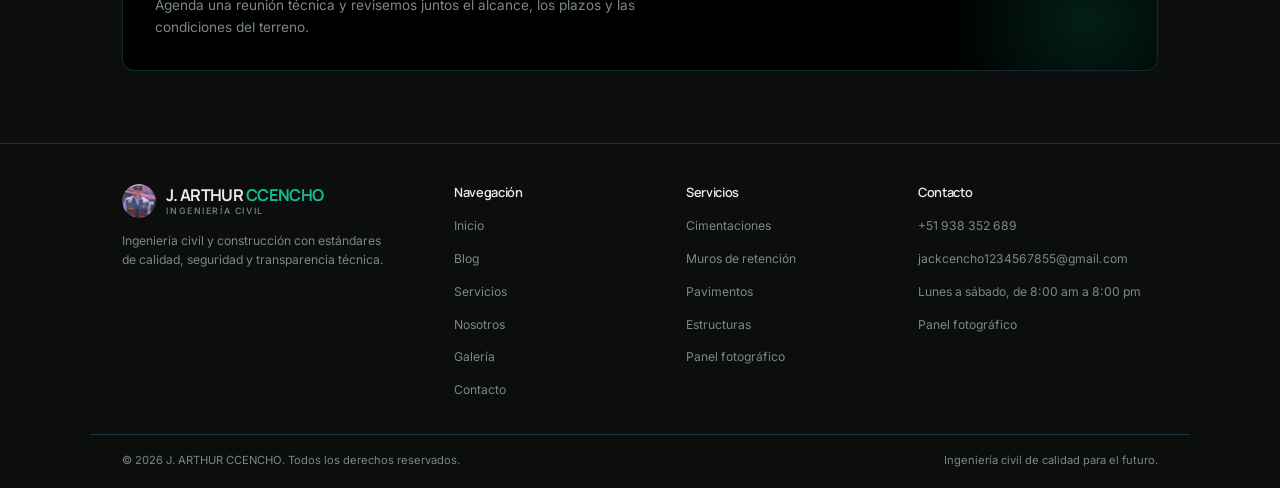
<file: nosotros.html>
<!DOCTYPE html>
<html lang="es">
<head>
    <meta charset="UTF-8">
    <meta name="viewport" content="width=device-width, initial-scale=1.0">
    <meta name="description" content="Conoce a J. ARTHUR CCENCHO: experiencia, metodología y compromiso con la calidad, la seguridad y el cumplimiento en ingeniería civil.">
    <meta name="theme-color" content="#0d0f0e">
    <title>Nosotros | J. ARTHUR CCENCHO</title>
    <link rel="preconnect" href="https://fonts.googleapis.com">
    <link rel="preconnect" href="https://fonts.gstatic.com" crossorigin>
    <link href="https://fonts.googleapis.com/css2?family=Inter:wght@400;500;600;700&family=Manrope:wght@600;700;800&display=swap" rel="stylesheet">
    <link rel="stylesheet" href="estilos.css">
    <link rel="stylesheet" href="mascota.css">
    <script>document.documentElement.classList.add("js");</script>
</head>
<body>
    <a class="salto-contenido" href="#contenido">Saltar al contenido</a>

    <svg class="sprite" xmlns="http://www.w3.org/2000/svg" aria-hidden="true">
        <symbol id="i-edificio" viewBox="0 0 24 24" fill="none" stroke="currentColor" stroke-width="1.7" stroke-linecap="round" stroke-linejoin="round">
            <path d="M3 21h18M5 21V7l7-4 7 4v14M9 21v-4h6v4M9 9h.01M15 9h.01M9 12h.01M15 12h.01M9 15h.01M15 15h.01"/>
        </symbol>
        <symbol id="i-flecha" viewBox="0 0 24 24" fill="none" stroke="currentColor" stroke-width="1.8" stroke-linecap="round" stroke-linejoin="round">
            <path d="M5 12h14M13 6l6 6-6 6"/>
        </symbol>
        <symbol id="i-check" viewBox="0 0 24 24" fill="none" stroke="currentColor" stroke-width="2.2" stroke-linecap="round" stroke-linejoin="round">
            <path d="m4 12 5 5L20 6"/>
        </symbol>
        <symbol id="i-capas" viewBox="0 0 24 24" fill="none" stroke="currentColor" stroke-width="1.7" stroke-linecap="round" stroke-linejoin="round">
            <path d="m12 3 9 5-9 5-9-5 9-5Z"/><path d="m3 12 9 5 9-5"/><path d="m3 16 9 5 9-5"/>
        </symbol>
        <symbol id="i-muro" viewBox="0 0 24 24" fill="none" stroke="currentColor" stroke-width="1.7" stroke-linecap="round" stroke-linejoin="round">
            <path d="M3 6h18M3 12h18M3 18h18M9 6v6M15 12v6M6 3v3M12 9v3M18 3v3M18 15v3M6 15v3"/>
        </symbol>
        <symbol id="i-via" viewBox="0 0 24 24" fill="none" stroke="currentColor" stroke-width="1.7" stroke-linecap="round" stroke-linejoin="round">
            <path d="M4 21 9 3M20 21 15 3M9.5 7h5M9 11h6M8.5 15h7M8 19h8"/>
        </symbol>
        <symbol id="i-estructura" viewBox="0 0 24 24" fill="none" stroke="currentColor" stroke-width="1.7" stroke-linecap="round" stroke-linejoin="round">
            <path d="M3 21h18M6 21V9l6-5 6 5v12M9 21v-6h6v6M6 9h12M9 9v6M15 9v6"/>
        </symbol>
        <symbol id="i-escudo" viewBox="0 0 24 24" fill="none" stroke="currentColor" stroke-width="1.7" stroke-linecap="round" stroke-linejoin="round">
            <path d="M12 3 4.5 6v6c0 4.3 3.1 7.7 7.5 9 4.4-1.3 7.5-4.7 7.5-9V6L12 3Z"/><path d="m9 12 2 2 4-4"/>
        </symbol>
        <symbol id="i-precision" viewBox="0 0 24 24" fill="none" stroke="currentColor" stroke-width="1.7" stroke-linecap="round" stroke-linejoin="round">
            <circle cx="12" cy="12" r="8"/><circle cx="12" cy="12" r="3"/><path d="M12 2v3M12 19v3M2 12h3M19 12h3"/>
        </symbol>
        <symbol id="i-reloj" viewBox="0 0 24 24" fill="none" stroke="currentColor" stroke-width="1.7" stroke-linecap="round" stroke-linejoin="round">
            <circle cx="12" cy="12" r="9"/><path d="M12 7v5l3 2"/>
        </symbol>
        <symbol id="i-idea" viewBox="0 0 24 24" fill="none" stroke="currentColor" stroke-width="1.7" stroke-linecap="round" stroke-linejoin="round">
            <path d="M9 18h6M10 21h4M12 3a6 6 0 0 0-4 10.5c.6.6 1 1.5 1 2.5h6c0-1 .4-1.9 1-2.5A6 6 0 0 0 12 3Z"/>
        </symbol>
        <symbol id="i-telefono" viewBox="0 0 24 24" fill="none" stroke="currentColor" stroke-width="1.7" stroke-linecap="round" stroke-linejoin="round">
            <path d="M6.5 3h3l1.5 4.5-2 1.5a13 13 0 0 0 6 6l1.5-2L21 14.5v3a2.5 2.5 0 0 1-2.7 2.5A17 17 0 0 1 4 5.7 2.5 2.5 0 0 1 6.5 3Z"/>
        </symbol>
        <symbol id="i-correo" viewBox="0 0 24 24" fill="none" stroke="currentColor" stroke-width="1.7" stroke-linecap="round" stroke-linejoin="round">
            <rect x="3" y="5" width="18" height="14" rx="2"/><path d="m3 7 9 6 9-6"/>
        </symbol>
        <symbol id="i-ubicacion" viewBox="0 0 24 24" fill="none" stroke="currentColor" stroke-width="1.7" stroke-linecap="round" stroke-linejoin="round">
            <path d="M12 21s7-5.4 7-11a7 7 0 1 0-14 0c0 5.6 7 11 7 11Z"/><circle cx="12" cy="10" r="2.5"/>
        </symbol>
        <symbol id="i-whatsapp" viewBox="0 0 24 24" fill="none" stroke="currentColor" stroke-width="1.7" stroke-linecap="round" stroke-linejoin="round">
            <path d="M21 11.5a8.5 8.5 0 0 1-12.6 7.4L3 20l1.2-5.2A8.5 8.5 0 1 1 21 11.5Z"/><path d="M8.6 9.2c.4 2.7 2.5 4.8 5.2 5.2l.9-1.4-1.7-.8-.8.8a6 6 0 0 1-2.2-2.2l.8-.8-.8-1.7-1.4.9Z"/>
        </symbol>
        <symbol id="i-arriba" viewBox="0 0 24 24" fill="none" stroke="currentColor" stroke-width="1.9" stroke-linecap="round" stroke-linejoin="round">
            <path d="m6 15 6-6 6 6"/>
        </symbol>
    </svg>

    <header class="header" id="header">
        <div class="contenedor header-contenido">
            <a href="index.html" class="marca" aria-label="J. ARTHUR CCENCHO, inicio">
                <span class="marca-icono"><img src="perfil-jarthur.jpg" alt="J. Arthur Ccencho" width="24" height="24"></span>
                <span class="marca-texto"><span class="marca-nombre">J. ARTHUR <span class="acento">CCENCHO</span></span><small>Ingeniería civil</small></span>
            </a>
            <nav class="nav" id="nav" aria-label="Navegación principal">
                <a href="index.html">Inicio</a>
                <a href="blog.html">Blog</a>
                <a href="servicios.html">Servicios</a>
                <a href="nosotros.html" class="activo">Nosotros</a>
                <a href="galeria.html">Galería</a>
                <a href="contacto.html">Contacto</a>
            </nav>
            <button class="menu-toggle" id="menu-toggle" type="button" aria-label="Abrir menú" aria-expanded="false" aria-controls="nav">
                <span></span><span></span><span></span>
            </button>
        </div>
    </header>

    <main id="contenido">
        <section class="pagina-hero">
            <div class="contenedor">
                <span class="etiqueta">Nosotros</span>
                <h1>Ingeniería con criterio técnico y compromiso</h1>
                <p>Somos un equipo de profesionales que combina experiencia de campo, herramientas de modelado y supervisión permanente para entregar obras confiables.</p>
            </div>
        </section>

        <section class="seccion">
            <div class="contenedor nosotros-grid">
                <div class="nosotros-texto revelar">
                    <span class="etiqueta">Nuestra forma de trabajo</span>
                    <h2>Precisión técnica en cada etapa del proyecto</h2>
                    <p>En J. ARTHUR CCENCHO no improvisamos. Cada decisión se respalda con información de campo, cálculo estructural y protocolos de calidad verificables.</p>
                    <p>Trabajamos con un único punto de contacto, reportes de avance claros y documentación completa para que la obra avance sin sorpresas.</p>
                    <ul class="lista-check">
                        <li>
                            <span class="check"><svg aria-hidden="true"><use href="#i-check"></use></svg></span>
                            <div><strong>Metodología verificable</strong><span>Expedientes técnicos, memorias y protocolos de calidad documentados.</span></div>
                        </li>
                        <li>
                            <span class="check"><svg aria-hidden="true"><use href="#i-check"></use></svg></span>
                            <div><strong>Seguridad en obra</strong><span>Planes de prevención y personal capacitado en cada frente de trabajo.</span></div>
                        </li>
                        <li>
                            <span class="check"><svg aria-hidden="true"><use href="#i-check"></use></svg></span>
                            <div><strong>Comunicación directa</strong><span>Reportes de avance y un único punto de contacto durante todo el proyecto.</span></div>
                        </li>
                    </ul>
                    <a href="contacto.html" class="boton">Hablemos de tu proyecto <svg aria-hidden="true"><use href="#i-flecha"></use></svg></a>
                </div>

                <div class="valores revelar" style="--delay:120ms">
                    <article class="valor">
                        <svg aria-hidden="true"><use href="#i-escudo"></use></svg>
                        <h3>Seguridad</h3>
                        <p>Cumplimos protocolos estrictos para proteger a las personas y el entorno.</p>
                    </article>
                    <article class="valor">
                        <svg aria-hidden="true"><use href="#i-precision"></use></svg>
                        <h3>Calidad</h3>
                        <p>Control de materiales y ensayos en cada partida de la obra.</p>
                    </article>
                    <article class="valor">
                        <svg aria-hidden="true"><use href="#i-reloj"></use></svg>
                        <h3>Puntualidad</h3>
                        <p>Planificación realista y seguimiento del cronograma comprometido.</p>
                    </article>
                    <article class="valor">
                        <svg aria-hidden="true"><use href="#i-idea"></use></svg>
                        <h3>Innovación</h3>
                        <p>Soluciones técnicas eficientes con herramientas de modelado actuales.</p>
                    </article>
                </div>
            </div>
        </section>

        <section class="seccion seccion-nosotros">
            <div class="contenedor">
                <div class="seccion-cabecera revelar">
                    <span class="etiqueta">Trayectoria</span>
                    <h2>Experiencia que respalda cada entrega</h2>
                    <p>Más de una década ejecutando obras de vivienda, infraestructura y proyectos industriales en distintas regiones del país.</p>
                </div>
                <div class="estadisticas revelar">
                    <div class="dato"><strong><span data-contador="120">120</span>+</strong><span>Proyectos ejecutados</span></div>
                    <div class="dato"><strong><span data-contador="15">15</span></strong><span>Años de experiencia</span></div>
                    <div class="dato"><strong><span data-contador="98">98</span>%</strong><span>Satisfacción de clientes</span></div>
                    <div class="dato"><strong><span data-contador="40">40</span>+</strong><span>Profesionales certificados</span></div>
                </div>
            </div>
        </section>

        <section class="seccion">
            <div class="contenedor">
                <div class="cta-panel revelar">
                    <div class="cta-panel-texto">
                        <span class="etiqueta">Trabajemos juntos</span>
                        <h2>Conoce cómo podemos aportar a tu próximo proyecto</h2>
                        <p>Agenda una reunión técnica y revisemos juntos el alcance, los plazos y las condiciones del terreno.</p>
                    </div>
                    <div class="cta-panel-acciones">
                        <a href="contacto.html" class="boton">Agendar reunión <svg aria-hidden="true"><use href="#i-flecha"></use></svg></a>
                        <a href="servicios.html" class="boton boton-fantasma">Ver servicios</a>
                    </div>
                </div>
            </div>
        </section>
    </main>

    <footer class="footer">
        <div class="contenedor footer-grid">
            <div class="footer-marca">
                <a href="index.html" class="marca" aria-label="J. ARTHUR CCENCHO, inicio">
                    <span class="marca-icono"><img src="perfil-jarthur.jpg" alt="J. Arthur Ccencho" width="24" height="24"></span>
                    <span class="marca-texto"><span class="marca-nombre">J. ARTHUR <span class="acento">CCENCHO</span></span><small>Ingeniería civil</small></span>
                </a>
                <p>Ingeniería civil y construcción con estándares de calidad, seguridad y transparencia técnica.</p>
            </div>
            <div>
                <h4>Navegación</h4>
                <ul>
                    <li><a href="index.html">Inicio</a></li>
                    <li><a href="blog.html">Blog</a></li>
                    <li><a href="servicios.html">Servicios</a></li>
                    <li><a href="nosotros.html">Nosotros</a></li>
                    <li><a href="galeria.html">Galería</a></li>
                    <li><a href="contacto.html">Contacto</a></li>
                </ul>
            </div>
            <div>
                <h4>Servicios</h4>
                <ul>
                    <li><a href="servicios.html">Cimentaciones</a></li>
                    <li><a href="servicios.html">Muros de retención</a></li>
                    <li><a href="servicios.html">Pavimentos</a></li>
                    <li><a href="servicios.html">Estructuras</a></li>
                    <li><a href="panel-fotos.html">Panel fotográfico</a></li>
                </ul>
            </div>
            <div>
                <h4>Contacto</h4>
                <ul>
                    <li><a href="tel:+51938352689">+51 938 352 689</a></li>
                    <li><a href="mailto:jackcencho1234567855@gmail.com">jackcencho1234567855@gmail.com</a></li>
                    <li><span>Lunes a sábado, de 8:00 am a 8:00 pm</span></li>
                    <li><a href="panel-fotos.html">Panel fotográfico</a></li>
                </ul>
            </div>
        </div>
        <div class="contenedor footer-bajo">
            <p>&copy; <span id="ano"></span> J. ARTHUR CCENCHO. Todos los derechos reservados.</p>
            <p>Ingeniería civil de calidad para el futuro.</p>
        </div>
    </footer>

    <a class="whatsapp" href="contacto.html" aria-label="Ir a la página de contacto">
        <svg aria-hidden="true"><use href="#i-whatsapp"></use></svg>
    </a>
    <button class="arriba" id="arriba" type="button" aria-label="Volver arriba">
        <svg aria-hidden="true"><use href="#i-arriba"></use></svg>
    </button>

    <script src="script.js"></script>
    <script src="mascota-spider.js"></script>
</body>
</html>
</file>
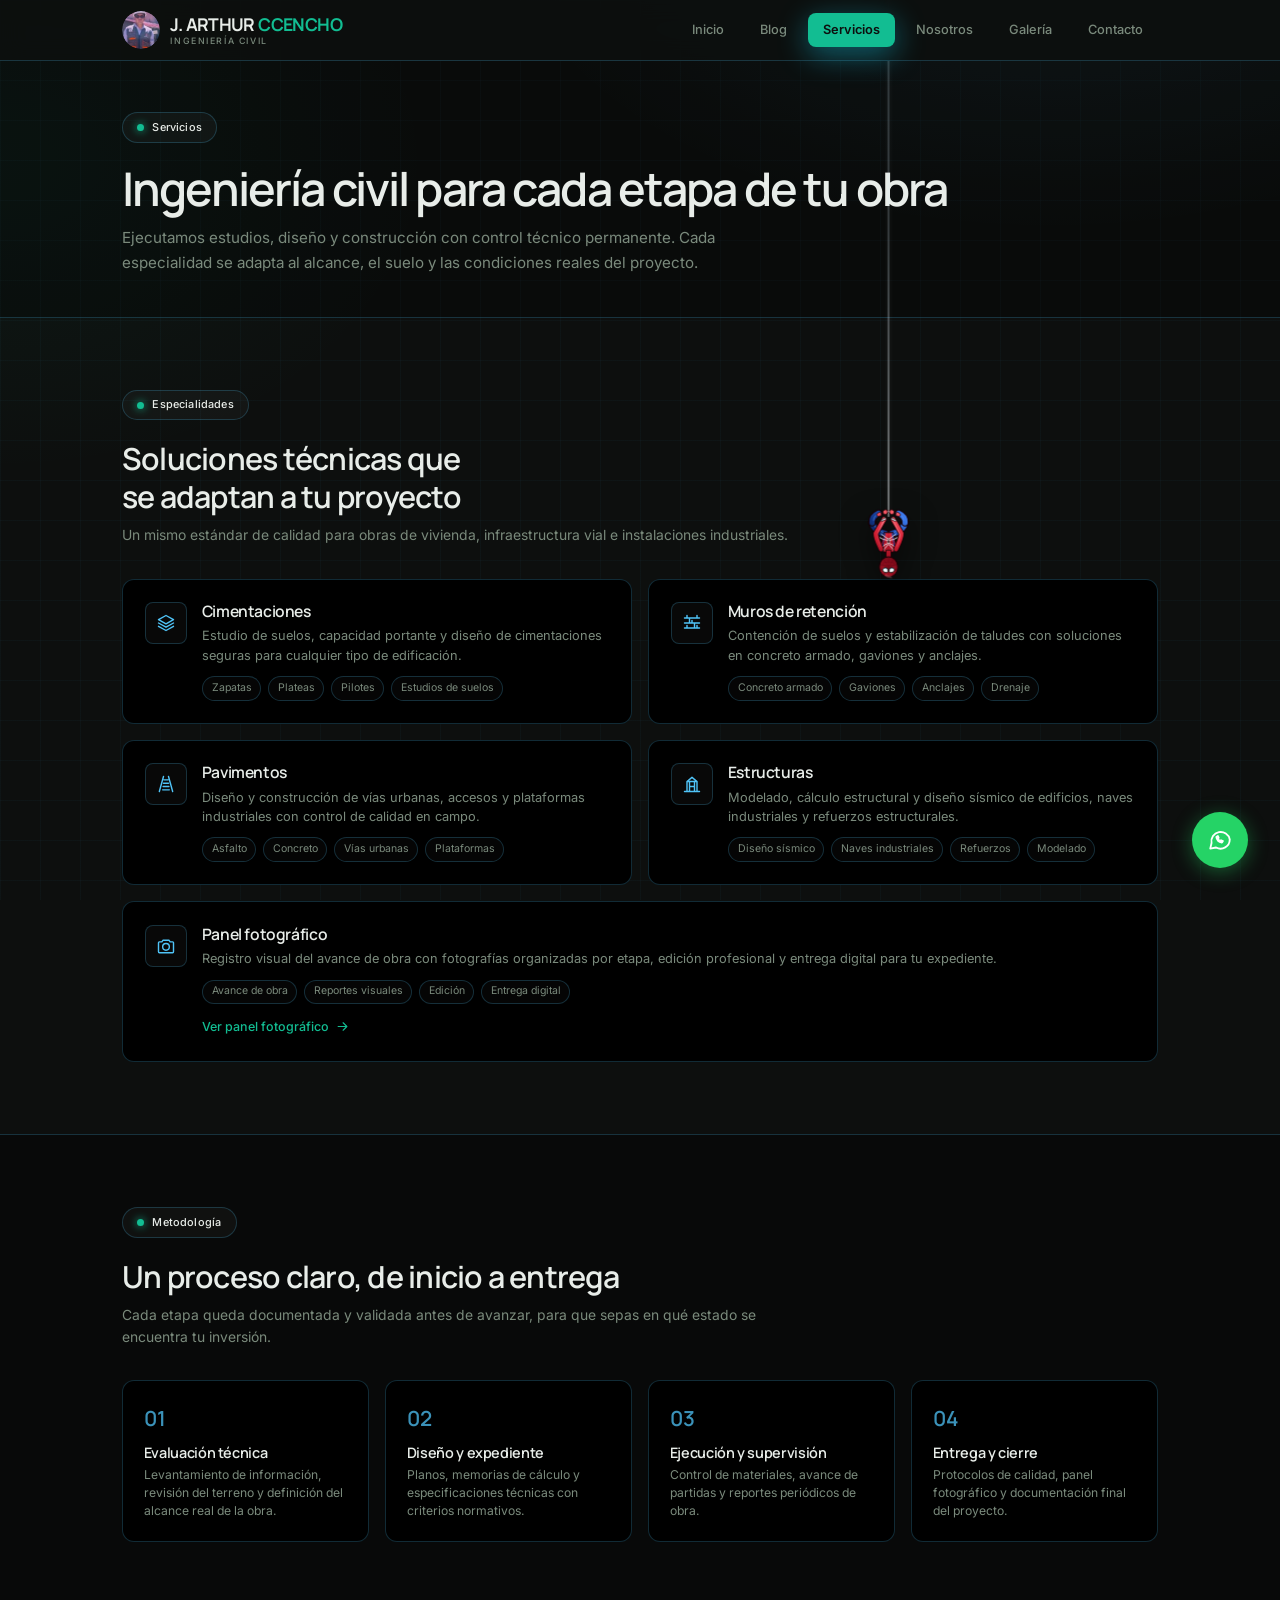
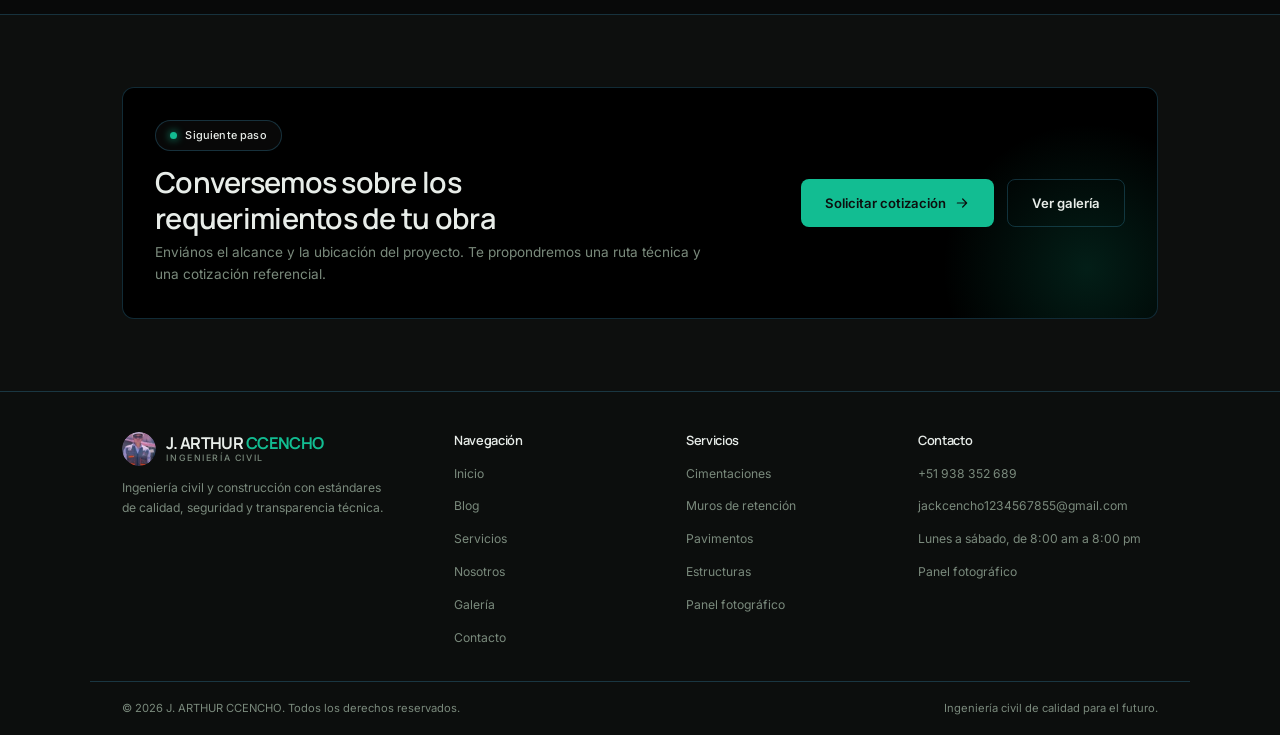
<file: servicios.html>
<!DOCTYPE html>
<html lang="es">
<head>
    <meta charset="UTF-8">
    <meta name="viewport" content="width=device-width, initial-scale=1.0">
    <meta name="description" content="Servicios de ingeniería civil de J. ARTHUR CCENCHO: cimentaciones, muros de retención, pavimentos, estructuras y supervisión de obra.">
    <meta name="theme-color" content="#0d0f0e">
    <title>Servicios | J. ARTHUR CCENCHO</title>
    <link rel="preconnect" href="https://fonts.googleapis.com">
    <link rel="preconnect" href="https://fonts.gstatic.com" crossorigin>
    <link href="https://fonts.googleapis.com/css2?family=Inter:wght@400;500;600;700&family=Manrope:wght@600;700;800&display=swap" rel="stylesheet">
    <link rel="stylesheet" href="estilos.css">
    <link rel="stylesheet" href="mascota.css">
    <script>document.documentElement.classList.add("js");</script>
</head>
<body>
    <a class="salto-contenido" href="#contenido">Saltar al contenido</a>

    <svg class="sprite" xmlns="http://www.w3.org/2000/svg" aria-hidden="true">
        <symbol id="i-edificio" viewBox="0 0 24 24" fill="none" stroke="currentColor" stroke-width="1.7" stroke-linecap="round" stroke-linejoin="round">
            <path d="M3 21h18M5 21V7l7-4 7 4v14M9 21v-4h6v4M9 9h.01M15 9h.01M9 12h.01M15 12h.01M9 15h.01M15 15h.01"/>
        </symbol>
        <symbol id="i-flecha" viewBox="0 0 24 24" fill="none" stroke="currentColor" stroke-width="1.8" stroke-linecap="round" stroke-linejoin="round">
            <path d="M5 12h14M13 6l6 6-6 6"/>
        </symbol>
        <symbol id="i-check" viewBox="0 0 24 24" fill="none" stroke="currentColor" stroke-width="2.2" stroke-linecap="round" stroke-linejoin="round">
            <path d="m4 12 5 5L20 6"/>
        </symbol>
        <symbol id="i-capas" viewBox="0 0 24 24" fill="none" stroke="currentColor" stroke-width="1.7" stroke-linecap="round" stroke-linejoin="round">
            <path d="m12 3 9 5-9 5-9-5 9-5Z"/><path d="m3 12 9 5 9-5"/><path d="m3 16 9 5 9-5"/>
        </symbol>
        <symbol id="i-muro" viewBox="0 0 24 24" fill="none" stroke="currentColor" stroke-width="1.7" stroke-linecap="round" stroke-linejoin="round">
            <path d="M3 6h18M3 12h18M3 18h18M9 6v6M15 12v6M6 3v3M12 9v3M18 3v3M18 15v3M6 15v3"/>
        </symbol>
        <symbol id="i-via" viewBox="0 0 24 24" fill="none" stroke="currentColor" stroke-width="1.7" stroke-linecap="round" stroke-linejoin="round">
            <path d="M4 21 9 3M20 21 15 3M9.5 7h5M9 11h6M8.5 15h7M8 19h8"/>
        </symbol>
        <symbol id="i-estructura" viewBox="0 0 24 24" fill="none" stroke="currentColor" stroke-width="1.7" stroke-linecap="round" stroke-linejoin="round">
            <path d="M3 21h18M6 21V9l6-5 6 5v12M9 21v-6h6v6M6 9h12M9 9v6M15 9v6"/>
        </symbol>
        <symbol id="i-escudo" viewBox="0 0 24 24" fill="none" stroke="currentColor" stroke-width="1.7" stroke-linecap="round" stroke-linejoin="round">
            <path d="M12 3 4.5 6v6c0 4.3 3.1 7.7 7.5 9 4.4-1.3 7.5-4.7 7.5-9V6L12 3Z"/><path d="m9 12 2 2 4-4"/>
        </symbol>
        <symbol id="i-precision" viewBox="0 0 24 24" fill="none" stroke="currentColor" stroke-width="1.7" stroke-linecap="round" stroke-linejoin="round">
            <circle cx="12" cy="12" r="8"/><circle cx="12" cy="12" r="3"/><path d="M12 2v3M12 19v3M2 12h3M19 12h3"/>
        </symbol>
        <symbol id="i-reloj" viewBox="0 0 24 24" fill="none" stroke="currentColor" stroke-width="1.7" stroke-linecap="round" stroke-linejoin="round">
            <circle cx="12" cy="12" r="9"/><path d="M12 7v5l3 2"/>
        </symbol>
        <symbol id="i-idea" viewBox="0 0 24 24" fill="none" stroke="currentColor" stroke-width="1.7" stroke-linecap="round" stroke-linejoin="round">
            <path d="M9 18h6M10 21h4M12 3a6 6 0 0 0-4 10.5c.6.6 1 1.5 1 2.5h6c0-1 .4-1.9 1-2.5A6 6 0 0 0 12 3Z"/>
        </symbol>
        <symbol id="i-camara" viewBox="0 0 24 24" fill="none" stroke="currentColor" stroke-width="1.7" stroke-linecap="round" stroke-linejoin="round">
            <path d="M4 7h3l1.5-2h7L17 7h3a1 1 0 0 1 1 1v11a1 1 0 0 1-1 1H4a1 1 0 0 1-1-1V8a1 1 0 0 1 1-1Z"/><circle cx="12" cy="13" r="4"/>
        </symbol>
        <symbol id="i-telefono" viewBox="0 0 24 24" fill="none" stroke="currentColor" stroke-width="1.7" stroke-linecap="round" stroke-linejoin="round">
            <path d="M6.5 3h3l1.5 4.5-2 1.5a13 13 0 0 0 6 6l1.5-2L21 14.5v3a2.5 2.5 0 0 1-2.7 2.5A17 17 0 0 1 4 5.7 2.5 2.5 0 0 1 6.5 3Z"/>
        </symbol>
        <symbol id="i-correo" viewBox="0 0 24 24" fill="none" stroke="currentColor" stroke-width="1.7" stroke-linecap="round" stroke-linejoin="round">
            <rect x="3" y="5" width="18" height="14" rx="2"/><path d="m3 7 9 6 9-6"/>
        </symbol>
        <symbol id="i-ubicacion" viewBox="0 0 24 24" fill="none" stroke="currentColor" stroke-width="1.7" stroke-linecap="round" stroke-linejoin="round">
            <path d="M12 21s7-5.4 7-11a7 7 0 1 0-14 0c0 5.6 7 11 7 11Z"/><circle cx="12" cy="10" r="2.5"/>
        </symbol>
        <symbol id="i-whatsapp" viewBox="0 0 24 24" fill="none" stroke="currentColor" stroke-width="1.7" stroke-linecap="round" stroke-linejoin="round">
            <path d="M21 11.5a8.5 8.5 0 0 1-12.6 7.4L3 20l1.2-5.2A8.5 8.5 0 1 1 21 11.5Z"/><path d="M8.6 9.2c.4 2.7 2.5 4.8 5.2 5.2l.9-1.4-1.7-.8-.8.8a6 6 0 0 1-2.2-2.2l.8-.8-.8-1.7-1.4.9Z"/>
        </symbol>
        <symbol id="i-arriba" viewBox="0 0 24 24" fill="none" stroke="currentColor" stroke-width="1.9" stroke-linecap="round" stroke-linejoin="round">
            <path d="m6 15 6-6 6 6"/>
        </symbol>
    </svg>

    <header class="header" id="header">
        <div class="contenedor header-contenido">
            <a href="index.html" class="marca" aria-label="J. ARTHUR CCENCHO, inicio">
                <span class="marca-icono"><img src="perfil-jarthur.jpg" alt="J. Arthur Ccencho" width="24" height="24"></span>
                <span class="marca-texto"><span class="marca-nombre">J. ARTHUR <span class="acento">CCENCHO</span></span><small>Ingeniería civil</small></span>
            </a>
            <nav class="nav" id="nav" aria-label="Navegación principal">
                <a href="index.html">Inicio</a>
                <a href="blog.html">Blog</a>
                <a href="servicios.html" class="activo">Servicios</a>
                <a href="nosotros.html">Nosotros</a>
                <a href="galeria.html">Galería</a>
                <a href="contacto.html">Contacto</a>
            </nav>
            <button class="menu-toggle" id="menu-toggle" type="button" aria-label="Abrir menú" aria-expanded="false" aria-controls="nav">
                <span></span><span></span><span></span>
            </button>
        </div>
    </header>

    <main id="contenido">
        <section class="pagina-hero">
            <div class="contenedor">
                <span class="etiqueta">Servicios</span>
                <h1>Ingeniería civil para cada etapa de tu obra</h1>
                <p>Ejecutamos estudios, diseño y construcción con control técnico permanente. Cada especialidad se adapta al alcance, el suelo y las condiciones reales del proyecto.</p>
            </div>
        </section>

        <section class="seccion">
            <div class="contenedor">
                <div class="seccion-cabecera revelar">
                    <span class="etiqueta">Especialidades</span>
                    <h2>Soluciones técnicas que se adaptan a tu proyecto</h2>
                    <p>Un mismo estándar de calidad para obras de vivienda, infraestructura vial e instalaciones industriales.</p>
                </div>
                <div class="servicios-detalle">
                    <article class="servicio-detalle revelar">
                        <div class="servicio-detalle-icono"><svg aria-hidden="true"><use href="#i-capas"></use></svg></div>
                        <div>
                            <h3>Cimentaciones</h3>
                            <p>Estudio de suelos, capacidad portante y diseño de cimentaciones seguras para cualquier tipo de edificación.</p>
                            <ul class="lista-tags">
                                <li>Zapatas</li>
                                <li>Plateas</li>
                                <li>Pilotes</li>
                                <li>Estudios de suelos</li>
                            </ul>
                        </div>
                    </article>
                    <article class="servicio-detalle revelar" style="--delay:90ms">
                        <div class="servicio-detalle-icono"><svg aria-hidden="true"><use href="#i-muro"></use></svg></div>
                        <div>
                            <h3>Muros de retención</h3>
                            <p>Contención de suelos y estabilización de taludes con soluciones en concreto armado, gaviones y anclajes.</p>
                            <ul class="lista-tags">
                                <li>Concreto armado</li>
                                <li>Gaviones</li>
                                <li>Anclajes</li>
                                <li>Drenaje</li>
                            </ul>
                        </div>
                    </article>
                    <article class="servicio-detalle revelar" style="--delay:180ms">
                        <div class="servicio-detalle-icono"><svg aria-hidden="true"><use href="#i-via"></use></svg></div>
                        <div>
                            <h3>Pavimentos</h3>
                            <p>Diseño y construcción de vías urbanas, accesos y plataformas industriales con control de calidad en campo.</p>
                            <ul class="lista-tags">
                                <li>Asfalto</li>
                                <li>Concreto</li>
                                <li>Vías urbanas</li>
                                <li>Plataformas</li>
                            </ul>
                        </div>
                    </article>
                    <article class="servicio-detalle revelar" style="--delay:270ms">
                        <div class="servicio-detalle-icono"><svg aria-hidden="true"><use href="#i-estructura"></use></svg></div>
                        <div>
                            <h3>Estructuras</h3>
                            <p>Modelado, cálculo estructural y diseño sísmico de edificios, naves industriales y refuerzos estructurales.</p>
                            <ul class="lista-tags">
                                <li>Diseño sísmico</li>
                                <li>Naves industriales</li>
                                <li>Refuerzos</li>
                                <li>Modelado</li>
                            </ul>
                        </div>
                    </article>
                    <article class="servicio-detalle revelar" style="--delay:360ms; grid-column: 1 / -1">
                        <div class="servicio-detalle-icono"><svg aria-hidden="true"><use href="#i-camara"></use></svg></div>
                        <div>
                            <h3>Panel fotográfico</h3>
                            <p>Registro visual del avance de obra con fotografías organizadas por etapa, edición profesional y entrega digital para tu expediente.</p>
                            <ul class="lista-tags">
                                <li>Avance de obra</li>
                                <li>Reportes visuales</li>
                                <li>Edición</li>
                                <li>Entrega digital</li>
                            </ul>
                            <a href="panel-fotos.html" class="panel-enlace" style="margin-top:.8rem">Ver panel fotográfico <svg aria-hidden="true"><use href="#i-flecha"></use></svg></a>
                        </div>
                    </article>
                </div>
            </div>
        </section>

        <section class="seccion seccion-nosotros">
            <div class="contenedor">
                <div class="seccion-cabecera revelar">
                    <span class="etiqueta">Metodología</span>
                    <h2>Un proceso claro, de inicio a entrega</h2>
                    <p>Cada etapa queda documentada y validada antes de avanzar, para que sepas en qué estado se encuentra tu inversión.</p>
                </div>
                <div class="pasos">
                    <article class="paso revelar">
                        <h3>Evaluación técnica</h3>
                        <p>Levantamiento de información, revisión del terreno y definición del alcance real de la obra.</p>
                    </article>
                    <article class="paso revelar" style="--delay:90ms">
                        <h3>Diseño y expediente</h3>
                        <p>Planos, memorias de cálculo y especificaciones técnicas con criterios normativos.</p>
                    </article>
                    <article class="paso revelar" style="--delay:180ms">
                        <h3>Ejecución y supervisión</h3>
                        <p>Control de materiales, avance de partidas y reportes periódicos de obra.</p>
                    </article>
                    <article class="paso revelar" style="--delay:270ms">
                        <h3>Entrega y cierre</h3>
                        <p>Protocolos de calidad, panel fotográfico y documentación final del proyecto.</p>
                    </article>
                </div>
            </div>
        </section>

        <section class="seccion">
            <div class="contenedor">
                <div class="cta-panel revelar">
                    <div class="cta-panel-texto">
                        <span class="etiqueta">Siguiente paso</span>
                        <h2>Conversemos sobre los requerimientos de tu obra</h2>
                        <p>Enviános el alcance y la ubicación del proyecto. Te propondremos una ruta técnica y una cotización referencial.</p>
                    </div>
                    <div class="cta-panel-acciones">
                        <a href="contacto.html" class="boton">Solicitar cotización <svg aria-hidden="true"><use href="#i-flecha"></use></svg></a>
                        <a href="galeria.html" class="boton boton-fantasma">Ver galería</a>
                    </div>
                </div>
            </div>
        </section>
    </main>

    <footer class="footer">
        <div class="contenedor footer-grid">
            <div class="footer-marca">
                <a href="index.html" class="marca" aria-label="J. ARTHUR CCENCHO, inicio">
                    <span class="marca-icono"><img src="perfil-jarthur.jpg" alt="J. Arthur Ccencho" width="24" height="24"></span>
                    <span class="marca-texto"><span class="marca-nombre">J. ARTHUR <span class="acento">CCENCHO</span></span><small>Ingeniería civil</small></span>
                </a>
                <p>Ingeniería civil y construcción con estándares de calidad, seguridad y transparencia técnica.</p>
            </div>
            <div>
                <h4>Navegación</h4>
                <ul>
                    <li><a href="index.html">Inicio</a></li>
                    <li><a href="blog.html">Blog</a></li>
                    <li><a href="servicios.html">Servicios</a></li>
                    <li><a href="nosotros.html">Nosotros</a></li>
                    <li><a href="galeria.html">Galería</a></li>
                    <li><a href="contacto.html">Contacto</a></li>
                </ul>
            </div>
            <div>
                <h4>Servicios</h4>
                <ul>
                    <li><a href="servicios.html">Cimentaciones</a></li>
                    <li><a href="servicios.html">Muros de retención</a></li>
                    <li><a href="servicios.html">Pavimentos</a></li>
                    <li><a href="servicios.html">Estructuras</a></li>
                    <li><a href="panel-fotos.html">Panel fotográfico</a></li>
                </ul>
            </div>
            <div>
                <h4>Contacto</h4>
                <ul>
                    <li><a href="tel:+51938352689">+51 938 352 689</a></li>
                    <li><a href="mailto:jackcencho1234567855@gmail.com">jackcencho1234567855@gmail.com</a></li>
                    <li><span>Lunes a sábado, de 8:00 am a 8:00 pm</span></li>
                    <li><a href="panel-fotos.html">Panel fotográfico</a></li>
                </ul>
            </div>
        </div>
        <div class="contenedor footer-bajo">
            <p>&copy; <span id="ano"></span> J. ARTHUR CCENCHO. Todos los derechos reservados.</p>
            <p>Ingeniería civil de calidad para el futuro.</p>
        </div>
    </footer>

    <a class="whatsapp" href="contacto.html" aria-label="Ir a la página de contacto">
        <svg aria-hidden="true"><use href="#i-whatsapp"></use></svg>
    </a>
    <button class="arriba" id="arriba" type="button" aria-label="Volver arriba">
        <svg aria-hidden="true"><use href="#i-arriba"></use></svg>
    </button>

    <script src="script.js"></script>
    <script src="mascota-spider.js"></script>
</body>
</html>
</file>
<file: estilos.css>
:root {
    color-scheme: dark;
    --bg: #0d0f0e;
    --surface: #000000;
    --border: rgba(79, 195, 247, .22);
    --accent: #12bd92;
    --accent2: #3583a7;
    --celeste: #4fc3f7;
    --text: #e8ede9;
    --muted: #7a8a7c;
    --danger: #e5484d;
    --radius: 12px;
    --radius-sm: 8px;
    --glow: 8px 8px 30px rgba(20, 220, 255, .3);
    --glow-sm: 4px 4px 18px rgba(20, 220, 255, .22);
    --ease: cubic-bezier(.22, 1, .36, 1);
    --max: 1100px;
    --font-heading: "Manrope", "Segoe UI", sans-serif;
    --font-body: "Inter", "Segoe UI", sans-serif;
}

*,
*::before,
*::after {
    box-sizing: border-box;
    margin: 0;
    padding: 0;
}

html {
    scroll-behavior: smooth;
    scroll-padding-top: 76px;
}

::selection {
    background: rgba(79, 195, 247, .35);
    color: #fff;
}

::-webkit-scrollbar {
    width: 10px;
}

::-webkit-scrollbar-track {
    background: var(--bg);
}

::-webkit-scrollbar-thumb {
    background: #22303a;
    border-radius: 8px;
}

::-webkit-scrollbar-thumb:hover {
    background: #2e4250;
}

:focus-visible {
    outline: 2px solid var(--celeste);
    outline-offset: 2px;
}

body {
    background:
        radial-gradient(900px 520px at 82% -10%, rgba(79, 195, 247, .09), transparent 62%),
        radial-gradient(720px 520px at 0% 18%, rgba(18, 189, 146, .06), transparent 60%),
        var(--bg);
    background-attachment: fixed;
    color: var(--text);
    font-family: var(--font-body);
    font-size: 16px;
    line-height: 1.6;
    min-height: 100vh;
    overflow-x: hidden;
    -webkit-font-smoothing: antialiased;
}

body::before {
    content: "";
    position: fixed;
    inset: 0;
    background-image:
        linear-gradient(rgba(79, 195, 247, .035) 1px, transparent 1px),
        linear-gradient(90deg, rgba(79, 195, 247, .035) 1px, transparent 1px);
    background-size: 40px 40px;
    pointer-events: none;
    z-index: 0;
}

h1, h2, h3, h4 {
    font-family: var(--font-heading);
    font-weight: 600;
    line-height: 1.25;
    letter-spacing: -.025em;
    color: var(--text);
}

p {
    margin: 0;
}

ul {
    margin: 0;
    padding: 0;
    list-style: none;
}

a {
    color: inherit;
}

img {
    display: block;
    max-width: 100%;
}

button,
input,
textarea,
select {
    font: inherit;
}

button {
    cursor: pointer;
}

.sprite {
    display: none;
}

.contenedor {
    width: 100%;
    max-width: var(--max);
    margin: 0 auto;
    padding: 0 2rem;
}

main,
.footer {
    position: relative;
    z-index: 1;
}

.salto-contenido {
    position: absolute;
    left: -9999px;
    top: 8px;
    z-index: 200;
    padding: .6rem 1rem;
    border-radius: var(--radius-sm);
    background: var(--accent);
    color: var(--bg);
    font-size: .8rem;
    font-weight: 600;
    text-decoration: none;
}

.salto-contenido:focus {
    left: 16px;
}

.etiqueta {
    display: inline-flex;
    align-items: center;
    gap: .5rem;
    padding: .35rem .9rem;
    margin-bottom: 1.25rem;
    border: 1px solid var(--border);
    border-radius: 999px;
    background: rgba(255, 255, 255, .03);
    color: var(--text);
    font-size: .68rem;
    font-weight: 500;
    letter-spacing: .015em;
}

.etiqueta::before {
    content: "";
    width: 7px;
    height: 7px;
    border-radius: 50%;
    background: var(--accent);
    box-shadow: 0 0 8px var(--accent);
    animation: pulseDot 2s ease-in-out infinite;
}

@keyframes pulseDot {
    0%, 100% {
        opacity: 1;
        transform: scale(1);
    }
    50% {
        opacity: .5;
        transform: scale(.8);
    }
}

.header {
    position: sticky;
    top: 0;
    z-index: 100;
    background: rgba(13, 15, 14, .95);
    -webkit-backdrop-filter: blur(12px);
    backdrop-filter: blur(12px);
    border-bottom: 1px solid var(--border);
    transition: box-shadow .25s;
}

.header.compacto {
    box-shadow: 0 12px 34px rgba(0, 0, 0, .55);
}

.header-contenido {
    position: relative;
    display: flex;
    align-items: center;
    justify-content: space-between;
    gap: 1rem;
    min-height: 60px;
}

.marca {
    display: inline-flex;
    align-items: center;
    gap: .65rem;
    color: var(--text);
    text-decoration: none;
}

.marca-icono {
    display: grid;
    place-items: center;
    flex: 0 0 auto;
    width: 38px;
    height: 38px;
    border-radius: 50%;
    overflow: hidden;
}

.marca-icono svg {
    width: 20px;
    height: 20px;
}

.marca-icono img {
    width: 100%;
    height: 100%;
    object-fit: cover;
    border-radius: inherit;
    display: block;
}

.marca-texto {
    display: flex;
    flex-direction: column;
    font-family: var(--font-heading);
    font-size: 1.1rem;
    font-weight: 700;
    line-height: 1.15;
    letter-spacing: -.035em;
}

.marca-nombre {
    display: block;
    white-space: nowrap;
}

.marca-texto .acento {
    color: var(--accent);
}

.marca-texto small {
    display: block;
    margin-top: 1px;
    color: var(--muted);
    font-family: var(--font-body);
    font-size: .55rem;
    font-weight: 500;
    letter-spacing: .18em;
    text-transform: uppercase;
}

.nav {
    display: flex;
    align-items: center;
    gap: .35rem;
}

.nav a:not(.boton) {
    padding: .45rem .95rem;
    border-radius: var(--radius-sm);
    color: var(--muted);
    font-size: .8rem;
    font-weight: 500;
    text-decoration: none;
    transition: color .2s, background .2s, box-shadow .2s;
}

.nav a:not(.boton):hover {
    color: var(--text);
    background: rgba(255, 255, 255, .05);
    box-shadow: var(--glow-sm);
}

.nav a:not(.boton).activo {
    color: var(--bg);
    background: var(--accent);
    font-weight: 600;
    box-shadow: 0 8px 30px rgba(20, 220, 255, .4);
}

.boton {
    display: inline-flex;
    align-items: center;
    justify-content: center;
    gap: .5rem;
    padding: .8rem 1.5rem;
    border: 0;
    border-radius: var(--radius-sm);
    background: var(--accent);
    color: var(--bg);
    font-size: .82rem;
    font-weight: 600;
    letter-spacing: 0;
    text-decoration: none;
    transition: transform .25s var(--ease), box-shadow .25s var(--ease), filter .2s;
}

.boton:hover {
    transform: translateY(-2px);
    box-shadow: var(--glow-sm);
    filter: brightness(1.06);
}

.boton svg {
    width: 16px;
    height: 16px;
}

.boton-fantasma {
    background: transparent;
    color: var(--text);
    border: 1px solid var(--border);
}

.boton-fantasma:hover {
    border-color: var(--celeste);
    background: rgba(255, 255, 255, .04);
    box-shadow: none;
}

.boton-nav {
    margin-left: .4rem;
    padding: .5rem 1rem;
    font-size: .78rem;
    box-shadow: none;
}

.menu-toggle {
    display: none;
    flex-direction: column;
    justify-content: center;
    gap: 5px;
    width: 42px;
    height: 42px;
    padding: 0 10px;
    border: 1px solid var(--border);
    border-radius: var(--radius-sm);
    background: rgba(255, 255, 255, .03);
}

.menu-toggle span {
    display: block;
    width: 100%;
    height: 2px;
    border-radius: 2px;
    background: var(--text);
    transition: transform .25s var(--ease), opacity .25s;
}

.menu-abierto .menu-toggle span:nth-child(1) {
    transform: translateY(7px) rotate(45deg);
}

.menu-abierto .menu-toggle span:nth-child(2) {
    opacity: 0;
}

.menu-abierto .menu-toggle span:nth-child(3) {
    transform: translateY(-7px) rotate(-45deg);
}

.hero {
    position: relative;
    z-index: 1;
    padding: 3rem 0 1.5rem;
    overflow: hidden;
    background:
        linear-gradient(rgba(13, 15, 14, .78), rgba(13, 15, 14, .92)),
        url("ing civil.jpg") center 40% / cover no-repeat;
}

.hero::before {
    content: "";
    position: absolute;
    top: -160px;
    right: -120px;
    width: 520px;
    height: 520px;
    border-radius: 50%;
    background: radial-gradient(circle, rgba(79, 195, 247, .1), transparent 66%);
    pointer-events: none;
}

.hero-grid {
    position: relative;
    display: grid;
    grid-template-columns: 1.1fr .9fr;
    align-items: center;
    gap: 3rem;
    padding-bottom: 2.5rem;
}

.hero h1 {
    margin: 0 0 .85rem;
    font-size: clamp(2.1rem, 4.5vw, 3.4rem);
    font-weight: 600;
    line-height: 1.08;
    letter-spacing: -.04em;
    text-wrap: balance;
}

.hero h1 .resaltado {
    color: var(--accent);
}

.hero-texto h1::after {
    content: "";
    display: block;
    width: 60px;
    height: 2px;
    margin-top: 1rem;
    background: var(--accent);
}

.hero-texto > p {
    max-width: 52ch;
    color: var(--muted);
    font-size: .95rem;
    line-height: 1.65;
}

.hero-acciones {
    display: flex;
    flex-wrap: wrap;
    gap: .8rem;
    margin: 1.6rem 0 1.3rem;
}

.hero-beneficios {
    display: flex;
    flex-wrap: wrap;
    gap: .5rem 1.2rem;
    color: var(--muted);
    font-size: .78rem;
}

.hero-beneficios li {
    display: inline-flex;
    align-items: center;
    gap: .4rem;
}

.hero-beneficios svg {
    width: 14px;
    height: 14px;
    color: var(--accent);
}

.hero-panel {
    position: relative;
    overflow: hidden;
    padding: 1.5rem;
    border: 1px solid var(--border);
    border-radius: var(--radius);
    background: var(--surface);
    transition: border-color .25s, box-shadow .35s var(--ease), transform .35s var(--ease);
}

.hero-panel::before {
    content: "";
    position: absolute;
    top: 0;
    left: 0;
    width: 3px;
    height: 100%;
    background: var(--accent);
}

.hero-panel:hover {
    border-color: rgba(79, 195, 247, .35);
    box-shadow: var(--glow);
    transform: translateY(-3px);
}

.panel-cabecera {
    display: flex;
    align-items: center;
    gap: .5rem;
    color: var(--muted);
    font-size: .66rem;
    font-weight: 600;
    letter-spacing: .12em;
    text-transform: uppercase;
}

.panel-cabecera .punto {
    width: 7px;
    height: 7px;
    border-radius: 50%;
    background: var(--accent);
    box-shadow: 0 0 8px var(--accent);
    animation: pulseDot 2s ease-in-out infinite;
}

.hero-panel h2 {
    margin: .8rem 0 .4rem;
    font-size: 1.12rem;
    color: var(--text);
}

.panel-ubicacion {
    display: flex;
    align-items: center;
    gap: .4rem;
    color: var(--muted);
    font-size: .78rem;
}

.panel-ubicacion svg {
    width: 14px;
    height: 14px;
    color: var(--celeste);
}

.panel-avance {
    margin: 1.2rem 0;
}

.avance-texto {
    display: flex;
    align-items: center;
    justify-content: space-between;
    margin-bottom: .5rem;
    color: var(--muted);
    font-size: .74rem;
}

.avance-texto strong {
    color: var(--accent);
    font-family: var(--font-heading);
    font-size: .85rem;
}

.barra {
    height: 6px;
    border-radius: 999px;
    background: rgba(255, 255, 255, .08);
    overflow: hidden;
}

.barra span {
    display: block;
    width: 82%;
    height: 100%;
    border-radius: 999px;
    background: linear-gradient(90deg, var(--accent), var(--celeste));
}

.panel-datos {
    display: grid;
    grid-template-columns: repeat(3, 1fr);
    gap: .75rem;
    margin: 0 0 1.1rem;
    padding-top: 1rem;
    border-top: 1px solid var(--border);
}

.panel-datos dt {
    color: var(--muted);
    font-size: .6rem;
    font-weight: 600;
    letter-spacing: .1em;
    text-transform: uppercase;
}

.panel-datos dd {
    margin: .2rem 0 0;
    color: var(--text);
    font-family: var(--font-heading);
    font-size: .8rem;
    font-weight: 600;
}

.panel-enlace {
    display: inline-flex;
    align-items: center;
    gap: .4rem;
    color: var(--accent);
    font-size: .78rem;
    font-weight: 500;
    text-decoration: none;
}

.panel-enlace svg {
    width: 15px;
    height: 15px;
    transition: transform .2s;
}

.panel-enlace:hover svg {
    transform: translateX(4px);
}

.estadisticas {
    display: grid;
    grid-template-columns: repeat(4, 1fr);
    gap: 1px;
    border: 1px solid var(--border);
    border-radius: var(--radius);
    background: var(--border);
    overflow: hidden;
}

.dato {
    display: flex;
    flex-direction: column;
    gap: .15rem;
    padding: 1.4rem 1.25rem;
    background: var(--surface);
}

.dato strong {
    color: var(--text);
    font-family: var(--font-heading);
    font-size: 1.7rem;
    font-weight: 600;
    letter-spacing: -.03em;
    line-height: 1.15;
}

.dato > span {
    color: var(--muted);
    font-size: .72rem;
}

.seccion {
    position: relative;
    z-index: 1;
    padding: 4.5rem 0;
}

.seccion-cabecera {
    max-width: 680px;
    margin: 0 0 2rem;
    text-align: left;
}

.seccion-cabecera h2 {
    margin: 0 0 .5rem;
    font-size: clamp(1.45rem, 2.8vw, 1.9rem);
    text-wrap: balance;
}

.seccion-cabecera p {
    color: var(--muted);
    font-size: .87rem;
    line-height: 1.6;
}

.servicios-grid {
    display: grid;
    grid-template-columns: repeat(auto-fill, minmax(235px, 1fr));
    gap: 1rem;
}

.servicio {
    position: relative;
    overflow: hidden;
    padding: 1.4rem;
    border: 1px solid var(--border);
    border-radius: var(--radius);
    background: var(--surface);
    transition: border-color .25s, box-shadow .35s var(--ease), transform .35s var(--ease);
}

.servicio::before {
    content: "";
    position: absolute;
    top: 0;
    left: 0;
    width: 3px;
    height: 0;
    background: var(--celeste);
    transition: height .3s;
}

.servicio:hover::before {
    height: 100%;
}

.servicio:hover {
    border-color: rgba(79, 195, 247, .35);
    box-shadow: var(--glow);
    transform: translateY(-4px);
}

.servicio-icono {
    display: grid;
    place-items: center;
    width: 40px;
    height: 40px;
    margin-bottom: .85rem;
    border: 1px solid var(--border);
    border-radius: var(--radius-sm);
    background: rgba(255, 255, 255, .03);
    color: var(--celeste);
    transition: border-color .25s, background .25s;
}

.servicio-icono svg {
    width: 20px;
    height: 20px;
}

.servicio:hover .servicio-icono {
    border-color: var(--celeste);
    background: rgba(255, 255, 255, .06);
}

.servicio h3 {
    margin-bottom: .35rem;
    font-size: .98rem;
}

.servicio p {
    color: var(--muted);
    font-size: .8rem;
    line-height: 1.5;
}

.seccion-nosotros {
    border-top: 1px solid var(--border);
    border-bottom: 1px solid var(--border);
    background: rgba(0, 0, 0, .35);
}

.nosotros-grid {
    display: grid;
    grid-template-columns: 1.05fr .95fr;
    align-items: center;
    gap: 3rem;
}

.nosotros-texto h2 {
    margin: 0 0 .6rem;
    font-size: clamp(1.45rem, 2.8vw, 1.9rem);
    text-wrap: balance;
}

.nosotros-texto > p {
    color: var(--muted);
    font-size: .87rem;
}

.lista-check {
    display: grid;
    gap: .9rem;
    margin: 1.3rem 0 1.6rem;
}

.lista-check li {
    display: flex;
    align-items: flex-start;
    gap: .65rem;
}

.lista-check .check {
    flex: 0 0 auto;
    display: grid;
    place-items: center;
    width: 21px;
    height: 21px;
    margin-top: 1px;
    border: 1px solid rgba(18, 189, 146, .4);
    border-radius: 6px;
    background: rgba(18, 189, 146, .12);
    color: var(--accent);
}

.lista-check .check svg {
    width: 12px;
    height: 12px;
}

.lista-check strong {
    display: block;
    color: var(--text);
    font-size: .84rem;
    font-weight: 600;
}

.lista-check span {
    color: var(--muted);
    font-size: .77rem;
    line-height: 1.5;
}

.valores {
    display: grid;
    grid-template-columns: 1fr 1fr;
    gap: .8rem;
}

.valor {
    position: relative;
    overflow: hidden;
    padding: 1.2rem;
    border: 1px solid var(--border);
    border-radius: 10px;
    background: var(--surface);
    transition: border-color .25s, box-shadow .35s var(--ease), transform .35s var(--ease);
}

.valor:hover {
    border-color: rgba(79, 195, 247, .35);
    box-shadow: var(--glow-sm);
    transform: translateY(-3px);
}

.valor svg {
    width: 22px;
    height: 22px;
    margin-bottom: .7rem;
    color: var(--celeste);
}

.valor h3 {
    margin-bottom: .2rem;
    font-size: .9rem;
}

.valor p {
    color: var(--muted);
    font-size: .76rem;
    line-height: 1.5;
}

.seccion-galeria {
    border-top: 1px solid var(--border);
    border-bottom: 1px solid var(--border);
    background: rgba(0, 0, 0, .55);
}

.galeria-grid {
    position: relative;
    display: grid;
    grid-template-columns: 1fr 1fr;
    align-items: center;
    gap: 3rem;
}

.galeria-texto h2 {
    margin: 0 0 .6rem;
    font-size: clamp(1.45rem, 2.8vw, 1.9rem);
    text-wrap: balance;
}

.galeria-texto p {
    max-width: 48ch;
    margin-bottom: 1.4rem;
    color: var(--muted);
    font-size: .87rem;
}

.galeria-mosaico {
    display: grid;
    grid-template-columns: 1fr 1fr;
    grid-template-rows: 132px 132px;
    gap: .7rem;
}

.muestra {
    position: relative;
    display: flex;
    align-items: flex-end;
    padding: 1rem;
    border: 1px solid var(--border);
    border-radius: var(--radius);
    overflow: hidden;
    background: #000;
    transition: border-color .25s, box-shadow .35s var(--ease);
}

.muestra::before {
    content: "";
    position: absolute;
    inset: 0;
    background-image:
        linear-gradient(rgba(79, 195, 247, .07) 1px, transparent 1px),
        linear-gradient(90deg, rgba(79, 195, 247, .07) 1px, transparent 1px);
    background-size: 26px 26px;
}

.muestra::after {
    content: "";
    position: absolute;
    right: -30px;
    bottom: -40px;
    width: 140px;
    height: 140px;
    border-radius: 50%;
    background: radial-gradient(circle, rgba(18, 189, 146, .28), transparent 70%);
}

.muestra.grande {
    grid-row: span 2;
}

.muestra.grande::after {
    background: radial-gradient(circle, rgba(79, 195, 247, .26), transparent 70%);
}

.muestra:hover {
    border-color: rgba(79, 195, 247, .4);
    box-shadow: var(--glow-sm);
}

.muestra span {
    position: relative;
    z-index: 1;
    padding: .35rem .7rem;
    border: 1px solid var(--border);
    border-radius: 999px;
    background: rgba(0, 0, 0, .72);
    color: var(--text);
    font-size: .64rem;
    font-weight: 500;
    letter-spacing: .04em;
    text-transform: uppercase;
}

.contacto-grid {
    display: grid;
    grid-template-columns: .9fr 1.1fr;
    align-items: start;
    gap: 1.4rem;
}

.contacto-info {
    position: relative;
    overflow: hidden;
    padding: 1.6rem;
    border: 1px solid var(--border);
    border-radius: var(--radius);
    background: var(--surface);
    color: var(--muted);
}

.contacto-info::after {
    content: "";
    position: absolute;
    top: -70px;
    right: -70px;
    width: 220px;
    height: 220px;
    border-radius: 50%;
    background: radial-gradient(circle, rgba(18, 189, 146, .15), transparent 68%);
    pointer-events: none;
}

.contacto-info h3 {
    margin-bottom: .3rem;
    font-size: 1.05rem;
}

.contacto-info > p {
    margin-bottom: 1.3rem;
    font-size: .8rem;
}

.contacto-lista {
    display: grid;
    gap: .95rem;
}

.contacto-lista li {
    display: flex;
    align-items: flex-start;
    gap: .7rem;
}

.contacto-lista .icono {
    flex: 0 0 auto;
    display: grid;
    place-items: center;
    width: 38px;
    height: 38px;
    border: 1px solid var(--border);
    border-radius: var(--radius-sm);
    background: rgba(255, 255, 255, .03);
    color: var(--celeste);
}

.contacto-lista .icono svg {
    width: 18px;
    height: 18px;
}

.contacto-lista strong {
    display: block;
    margin-bottom: 1px;
    color: var(--text);
    font-size: .64rem;
    font-weight: 600;
    letter-spacing: .1em;
    text-transform: uppercase;
}

.contacto-lista a,
.contacto-lista div > span {
    color: var(--muted);
    font-size: .82rem;
    text-decoration: none;
}

.contacto-lista a:hover {
    color: var(--accent);
}

.formulario {
    padding: 1.6rem;
    border: 1px solid var(--border);
    border-radius: var(--radius);
    background: var(--surface);
}

.campos {
    display: grid;
    grid-template-columns: 1fr 1fr;
    gap: .9rem;
}

.campo {
    display: flex;
    flex-direction: column;
    gap: .3rem;
}

.campo.ancho {
    grid-column: 1 / -1;
}

.campo label {
    color: var(--muted);
    font-size: .72rem;
    font-weight: 500;
}

.campo input,
.campo select,
.campo textarea {
    width: 100%;
    padding: .65rem .8rem;
    border: 1px solid var(--border);
    border-radius: var(--radius-sm);
    background: rgba(255, 255, 255, .025);
    color: var(--text);
    font-size: .84rem;
    transition: border-color .2s, box-shadow .2s, background .2s;
}

.campo input::placeholder,
.campo textarea::placeholder {
    color: #55655d;
}

.campo textarea {
    min-height: 120px;
    resize: vertical;
}

.campo input:focus,
.campo select:focus,
.campo textarea:focus {
    outline: none;
    border-color: var(--celeste);
    background: #050807;
    box-shadow: var(--glow-sm);
}

.campo .error {
    color: var(--danger);
    font-size: .68rem;
    line-height: 1.35;
}

.campo.invalido input,
.campo.invalido select,
.campo.invalido textarea {
    border-color: var(--danger);
    background: rgba(229, 72, 77, .06);
}

.boton-bloque {
    width: 100%;
    margin-top: 1rem;
}

.form-estado {
    min-height: 20px;
    margin-top: .7rem;
    color: var(--accent);
    font-size: .78rem;
}

.form-estado.error {
    color: var(--danger);
}

.footer {
    padding-top: 2.5rem;
    border-top: 1px solid var(--border);
    background: rgba(13, 15, 14, .72);
    color: var(--muted);
}

.footer-grid {
    display: grid;
    grid-template-columns: 1.5fr 1fr 1fr 1.2fr;
    gap: 2rem;
    padding-bottom: 2rem;
}

.footer-marca {
    display: flex;
    flex-direction: column;
    gap: .8rem;
}

.footer .marca-icono {
    width: 34px;
    height: 34px;
}

.footer .marca-icono svg {
    width: 18px;
    height: 18px;
}

.footer .marca-texto {
    font-size: 1.02rem;
}

.footer-marca p {
    max-width: 34ch;
    font-size: .76rem;
    line-height: 1.6;
}

.footer h4 {
    margin-bottom: .75rem;
    color: var(--text);
    font-size: .8rem;
    font-weight: 600;
}

.footer ul {
    display: grid;
    gap: .45rem;
}

.footer ul a,
.footer ul span {
    color: var(--muted);
    font-size: .76rem;
    text-decoration: none;
    transition: color .2s;
}

.footer ul a:hover {
    color: var(--accent);
}

.footer-bajo {
    display: flex;
    flex-wrap: wrap;
    align-items: center;
    justify-content: space-between;
    gap: .5rem;
    padding-top: 1.1rem;
    padding-bottom: 1.1rem;
    border-top: 1px solid var(--border);
    color: var(--muted);
    font-size: .7rem;
}

.arriba {
    position: fixed;
    right: 2rem;
    bottom: 6.6rem;
    z-index: 999;
    display: grid;
    place-items: center;
    width: 40px;
    height: 40px;
    border: 1px solid var(--border);
    border-radius: 10px;
    background: rgba(13, 15, 14, .9);
    color: var(--text);
    box-shadow: 0 8px 24px rgba(0, 0, 0, .45);
    opacity: 0;
    visibility: hidden;
    transform: translateY(10px);
    transition: opacity .25s, transform .25s var(--ease), visibility .25s, border-color .2s;
}

.arriba.visible {
    opacity: 1;
    visibility: visible;
    transform: none;
}

.arriba:hover {
    border-color: var(--celeste);
}

.arriba svg {
    width: 18px;
    height: 18px;
}

.whatsapp {
    position: fixed;
    right: 2rem;
    bottom: 2rem;
    z-index: 999;
    display: grid;
    place-items: center;
    width: 56px;
    height: 56px;
    border-radius: 50%;
    background: #25d366;
    color: #fff;
    box-shadow: 0 4px 20px rgba(37, 211, 102, .4);
    transition: transform .2s, box-shadow .2s;
}

.whatsapp:hover {
    transform: scale(1.08);
    box-shadow: 0 6px 28px rgba(37, 211, 102, .6);
}

.whatsapp svg {
    width: 26px;
    height: 26px;
}

.pagina-hero {
    position: relative;
    z-index: 1;
    padding: 3.2rem 0 2.6rem;
    border-bottom: 1px solid var(--border);
    background: rgba(0, 0, 0, .25);
}

.pagina-hero h1 {
    margin: 0 0 .7rem;
    font-size: clamp(2rem, 4vw, 2.9rem);
    line-height: 1.1;
    letter-spacing: -.04em;
    text-wrap: balance;
}

.pagina-hero p {
    max-width: 62ch;
    color: var(--muted);
    font-size: .95rem;
    line-height: 1.65;
}

.acciones-seccion {
    display: flex;
    flex-wrap: wrap;
    gap: .8rem;
    margin-top: 1.6rem;
}

.acciones-inline {
    margin-left: .5rem;
}

.servicios-detalle {
    display: grid;
    grid-template-columns: 1fr 1fr;
    gap: 1rem;
}

.servicio-detalle {
    position: relative;
    display: flex;
    align-items: flex-start;
    gap: .9rem;
    overflow: hidden;
    padding: 1.4rem;
    border: 1px solid var(--border);
    border-radius: var(--radius);
    background: var(--surface);
    transition: border-color .25s, box-shadow .35s var(--ease), transform .35s var(--ease);
}

.servicio-detalle:hover {
    border-color: rgba(79, 195, 247, .35);
    box-shadow: var(--glow-sm);
    transform: translateY(-3px);
}

.servicio-detalle-icono {
    flex: 0 0 auto;
    display: grid;
    place-items: center;
    width: 42px;
    height: 42px;
    border: 1px solid var(--border);
    border-radius: var(--radius-sm);
    background: rgba(255, 255, 255, .03);
    color: var(--celeste);
}

.servicio-detalle-icono svg {
    width: 20px;
    height: 20px;
}

.servicio-detalle h3 {
    margin-bottom: .3rem;
    font-size: .98rem;
}

.servicio-detalle p {
    color: var(--muted);
    font-size: .8rem;
    line-height: 1.5;
}

.lista-tags {
    display: flex;
    flex-wrap: wrap;
    gap: .4rem;
    margin-top: .7rem;
}

.lista-tags li {
    padding: .18rem .55rem;
    border: 1px solid var(--border);
    border-radius: 999px;
    background: rgba(255, 255, 255, .02);
    color: var(--muted);
    font-size: .66rem;
}

.pasos {
    display: grid;
    grid-template-columns: repeat(4, 1fr);
    gap: 1rem;
    counter-reset: paso;
}

.paso {
    position: relative;
    padding: 1.3rem;
    border: 1px solid var(--border);
    border-radius: var(--radius);
    background: var(--surface);
    counter-increment: paso;
    transition: border-color .25s, box-shadow .35s var(--ease), transform .35s var(--ease);
}

.paso:hover {
    border-color: rgba(79, 195, 247, .35);
    box-shadow: var(--glow-sm);
    transform: translateY(-3px);
}

.paso::before {
    content: "0" counter(paso);
    display: block;
    margin-bottom: .55rem;
    color: var(--celeste);
    font-family: var(--font-heading);
    font-size: 1.3rem;
    font-weight: 600;
    opacity: .75;
}

.paso h3 {
    margin-bottom: .25rem;
    font-size: .9rem;
}

.paso p {
    color: var(--muted);
    font-size: .76rem;
    line-height: 1.5;
}

.cta-panel {
    position: relative;
    display: flex;
    align-items: center;
    justify-content: space-between;
    gap: 2rem;
    overflow: hidden;
    padding: 2rem;
    border: 1px solid var(--border);
    border-radius: var(--radius);
    background: var(--surface);
}

.cta-panel::after {
    content: "";
    position: absolute;
    right: -80px;
    bottom: -100px;
    width: 300px;
    height: 300px;
    border-radius: 50%;
    background: radial-gradient(circle, rgba(18, 189, 146, .16), transparent 68%);
    pointer-events: none;
}

.cta-panel-texto {
    position: relative;
    z-index: 1;
    max-width: 56ch;
}

.cta-panel .etiqueta {
    margin-bottom: .8rem;
}

.cta-panel h2 {
    margin-bottom: .4rem;
    font-size: clamp(1.4rem, 2.4vw, 1.8rem);
    text-wrap: balance;
}

.cta-panel p {
    color: var(--muted);
    font-size: .85rem;
}

.cta-panel-acciones {
    position: relative;
    z-index: 1;
    display: flex;
    flex-wrap: wrap;
    gap: .8rem;
    flex-shrink: 0;
}

.js .revelar {
    opacity: 0;
    transform: translateY(28px);
    transition: opacity .7s var(--ease), transform .7s var(--ease);
    transition-delay: var(--delay, 0ms);
}

.js .revelar.visible {
    opacity: 1;
    transform: none;
}

@media (max-width: 980px) {
    .hero-grid {
        grid-template-columns: 1fr;
        gap: 2.2rem;
    }

    .hero-panel {
        max-width: 540px;
    }

    .estadisticas {
        grid-template-columns: repeat(2, 1fr);
    }

    .nosotros-grid {
        grid-template-columns: 1fr;
        gap: 2.2rem;
    }

    .galeria-grid {
        grid-template-columns: 1fr;
        gap: 2.2rem;
    }

    .contacto-grid {
        grid-template-columns: 1fr;
    }

    .pasos {
        grid-template-columns: repeat(2, 1fr);
    }

    .footer-grid {
        grid-template-columns: 1fr 1fr;
    }
}

@media (max-width: 820px) {
    .nav {
        position: absolute;
        top: calc(100% + 10px);
        left: 0;
        right: 0;
        flex-direction: column;
        align-items: stretch;
        gap: .25rem;
        padding: .7rem;
        border: 1px solid var(--border);
        border-radius: var(--radius);
        background: #0d0f0e;
        box-shadow: 0 30px 60px rgba(0, 0, 0, .7);
        opacity: 0;
        visibility: hidden;
        transform: translateY(-8px);
        transition: opacity .25s, transform .25s var(--ease), visibility .25s;
    }

    .menu-abierto .nav {
        opacity: 1;
        visibility: visible;
        transform: none;
    }

    .nav a:not(.boton) {
        padding: .65rem .8rem;
    }

    .boton-nav {
        margin: .35rem 0 0;
        padding: .65rem .8rem;
        text-align: center;
    }

    .menu-toggle {
        display: flex;
    }

    .seccion {
        padding: 3.5rem 0;
    }

    .servicios-detalle {
        grid-template-columns: 1fr;
    }

    .cta-panel {
        flex-direction: column;
        align-items: flex-start;
        gap: 1.2rem;
    }
}

@media (max-width: 620px) {
    .contenedor {
        padding: 0 1.25rem;
    }

    .hero {
        padding-top: 2.4rem;
    }

    .hero-grid {
        padding-bottom: 2rem;
    }

    .pagina-hero {
        padding: 2.4rem 0 2rem;
    }

    .pasos {
        grid-template-columns: 1fr;
    }

    .acciones-inline {
        margin-left: 0;
    }

    .hero-acciones .boton {
        width: 100%;
    }

    .hero-panel {
        padding: 1.2rem;
    }

    .dato {
        padding: 1.1rem 1rem;
    }

    .dato strong {
        font-size: 1.5rem;
    }

    .campos {
        grid-template-columns: 1fr;
    }

    .formulario,
    .contacto-info {
        padding: 1.25rem;
    }

    .galeria-mosaico {
        grid-template-rows: 112px 112px;
    }

    .footer-grid {
        grid-template-columns: 1fr;
        gap: 1.5rem;
    }

    .footer-bajo {
        justify-content: center;
        text-align: center;
    }

    .whatsapp {
        right: 1rem;
        bottom: 1rem;
        width: 50px;
        height: 50px;
    }

    .arriba {
        right: 1rem;
        bottom: 4.9rem;
        width: 38px;
        height: 38px;
    }
}

@media (max-width: 400px) {
    .estadisticas {
        grid-template-columns: 1fr;
    }

    .valores {
        grid-template-columns: 1fr;
    }

    .marca-texto {
        font-size: 1rem;
    }
}

@media (prefers-reduced-motion: reduce) {
    html {
        scroll-behavior: auto;
    }

    *,
    *::before,
    *::after {
        animation-duration: .001ms !important;
        animation-iteration-count: 1 !important;
        transition-duration: .001ms !important;
    }

    .js .revelar {
        opacity: 1;
        transform: none;
    }
}
</file>
<file: mascota.css>
.mascota-spider {
    --mascota-spider-tamano: 50px;
    position: fixed;
    top: 0;
    left: 0;
    z-index: 91;
    width: var(--mascota-spider-tamano);
    height: calc(var(--mascota-spider-tamano) * 1.6);
    pointer-events: none;
    transform: translate3d(-260px, -260px, 0);
    will-change: transform;
    contain: layout style;
}

.mascota-spider__flotante {
    position: relative;
    width: 100%;
    height: 100%;
    animation: spiderOscila 4.4s ease-in-out infinite;
    transform-origin: 50% 9.5%;
}

.mascota-spider__tela {
    position: absolute;
    bottom: calc(100% - 13px);
    left: 50%;
    width: 1px;
    height: 132vh;
    background: linear-gradient(to top, rgba(245, 251, 255, .88), rgba(214, 238, 255, .4) 24%, rgba(214, 238, 255, .15));
    box-shadow: 0 0 5px rgba(255, 255, 255, .2);
    transform: translateX(-50%);
    pointer-events: none;
}

.mascota-spider__control {
    position: relative;
    display: block;
    width: 100%;
    height: 100%;
    padding: 0;
    border: 0;
    border-radius: 42%;
    background: transparent;
    pointer-events: auto;
    cursor: pointer;
    touch-action: manipulation;
    -webkit-tap-highlight-color: transparent;
}

.mascota-spider__control:focus-visible {
    outline: 2px solid #4fc3f7;
    outline-offset: 2px;
}

.mascota-spider__control::after {
    content: "";
    position: absolute;
    inset: 20% 13%;
    border: 1px solid rgba(79, 195, 247, .8);
    border-radius: 50%;
    opacity: 0;
    pointer-events: none;
}

.mascota-spider__control.toque::after {
    animation: spiderToque .46s ease-out;
}

.mascota-spider__giro {
    display: block;
    width: 100%;
    height: 100%;
    transform-origin: 50% 9.5%;
}

.mascota-spider--acrobacia .mascota-spider__giro {
    animation: spiderAcrobacia .92s cubic-bezier(.2, .75, .25, 1);
}

.mascota-spider__cabeza {
    transform-box: fill-box;
    transform-origin: 50% 8%;
    animation: spiderCabeza 7.5s ease-in-out infinite;
}

.mascota-spider--saluda .mascota-spider__cabeza {
    animation: spiderCabezaSaluda 1.05s ease-in-out 2;
}

.mascota-spider__manito {
    transform-box: fill-box;
    transform-origin: 56% 100%;
}

.mascota-spider__ojos {
    transform-box: fill-box;
    transform-origin: 50% 50%;
    animation: spiderOjos 6.5s ease-in-out .8s infinite;
}

.mascota-spider--saluda .mascota-spider__manito {
    animation: spiderManito 1.15s ease-in-out 3;
}

.mascota-spider--saluda .mascota-spider__flotante {
    animation: spiderSaluda 1.1s ease-in-out 2;
}

.mascota-spider__svg {
    display: block;
    width: 100%;
    height: 100%;
    overflow: visible;
    transform: scaleX(var(--spider-direccion, 1));
    transform-origin: 50% 9.5%;
    transition: transform .2s ease;
    filter: drop-shadow(0 10px 14px rgba(0, 0, 0, .55));
}

.mascota-spider[data-direccion="izquierda"] .mascota-spider__svg {
    transform: scaleX(-1);
}

.mascota-spider__estado {
    position: absolute;
    top: -8px;
    left: 50%;
    z-index: 2;
    padding: .18rem .42rem;
    border: 1px solid rgba(79, 195, 247, .45);
    border-radius: 999px;
    background: rgba(5, 10, 13, .92);
    color: #9beeff;
    font: 700 7px/1 Manrope, sans-serif;
    letter-spacing: .14em;
    opacity: 0;
    transform: translate(-50%, 5px);
    transition: opacity .2s ease, transform .2s ease;
    pointer-events: none;
}

.mascota-spider.pausada .mascota-spider__flotante {
    animation-play-state: paused;
}

.mascota-spider.pausada .mascota-spider__estado {
    opacity: 1;
    transform: translate(-50%, 0);
}

.mascota-spider__saludo {
    position: absolute;
    top: calc(100% + 8px);
    left: 50%;
    z-index: 3;
    width: max-content;
    max-width: 160px;
    padding: .42rem .65rem;
    border: 1px solid rgba(79, 195, 247, .45);
    border-radius: 11px;
    background: rgba(5, 10, 13, .95);
    color: #dff7ff;
    font: 600 11px/1.35 Manrope, sans-serif;
    text-align: center;
    box-shadow: 0 6px 18px rgba(0, 0, 0, .5), 0 0 14px rgba(79, 195, 247, .14);
    opacity: 0;
    transform: translate(-50%, -4px) scale(.9);
    transform-origin: 50% 0;
    transition: opacity .25s ease, transform .25s ease;
    pointer-events: none;
}

.mascota-spider__saludo::before {
    content: "";
    position: absolute;
    bottom: 100%;
    left: 50%;
    transform: translateX(-50%);
    border: 6px solid transparent;
    border-bottom-color: rgba(79, 195, 247, .45);
}

.mascota-spider--saluda .mascota-spider__saludo {
    opacity: 1;
    transform: translate(-50%, 0) scale(1);
}

@keyframes spiderOscila {
    0%, 100% { transform: rotate(-2.9deg); }
    50% { transform: rotate(2.9deg); }
}

@keyframes spiderToque {
    0% { opacity: .9; transform: scale(.55); }
    100% { opacity: 0; transform: scale(1.3); }
}

@keyframes spiderAcrobacia {
    0% { transform: rotate(0) scale(1); }
    24% { transform: rotate(-18deg) scale(1.06); }
    58% { transform: rotate(198deg) scale(1.04); }
    82% { transform: rotate(344deg) scale(1.02); }
    100% { transform: rotate(360deg) scale(1); }
}

@keyframes spiderCabeza {
    0%, 100% { transform: rotate(-4deg); }
    20% { transform: rotate(4deg); }
    45% { transform: rotate(-6deg); }
    70% { transform: rotate(5deg); }
    85% { transform: rotate(-2deg); }
}

@keyframes spiderCabezaSaluda {
    0%, 100% { transform: rotate(0); }
    25% { transform: rotate(-12deg); }
    50% { transform: rotate(10deg); }
    75% { transform: rotate(-7deg); }
}

@keyframes spiderManito {
    0%, 100% { transform: rotate(0); }
    16% { transform: rotate(-30deg); }
    34% { transform: rotate(-8deg); }
    52% { transform: rotate(-30deg); }
    70% { transform: rotate(-8deg); }
    86% { transform: rotate(-30deg); }
}

@keyframes spiderOjos {
    0%, 6%, 10%, 44%, 48%, 100% { transform: scaleY(1); }
    7%, 9% { transform: scaleY(.08); }
    45%, 47% { transform: scaleY(.08); }
}

@keyframes spiderSaluda {
    0%, 100% { transform: rotate(0); }
    25% { transform: rotate(-6deg); }
    50% { transform: rotate(6deg); }
    75% { transform: rotate(-3deg); }
}

@media (max-width: 820px) {
    .mascota-spider {
        --mascota-spider-tamano: 74px;
    }
}

@media (prefers-reduced-motion: reduce) {
    .mascota-spider__flotante,
    .mascota-spider__cabeza,
    .mascota-spider__ojos,
    .mascota-spider--saluda .mascota-spider__flotante,
    .mascota-spider--saluda .mascota-spider__cabeza,
    .mascota-spider--saluda .mascota-spider__manito,
    .mascota-spider--acrobacia .mascota-spider__giro {
        animation: none;
    }

    .mascota-spider__control.toque::after {
        animation: none;
        opacity: .55;
    }

    .mascota-spider__svg,
    .mascota-spider__saludo {
        transition: none;
    }
}
</file>
